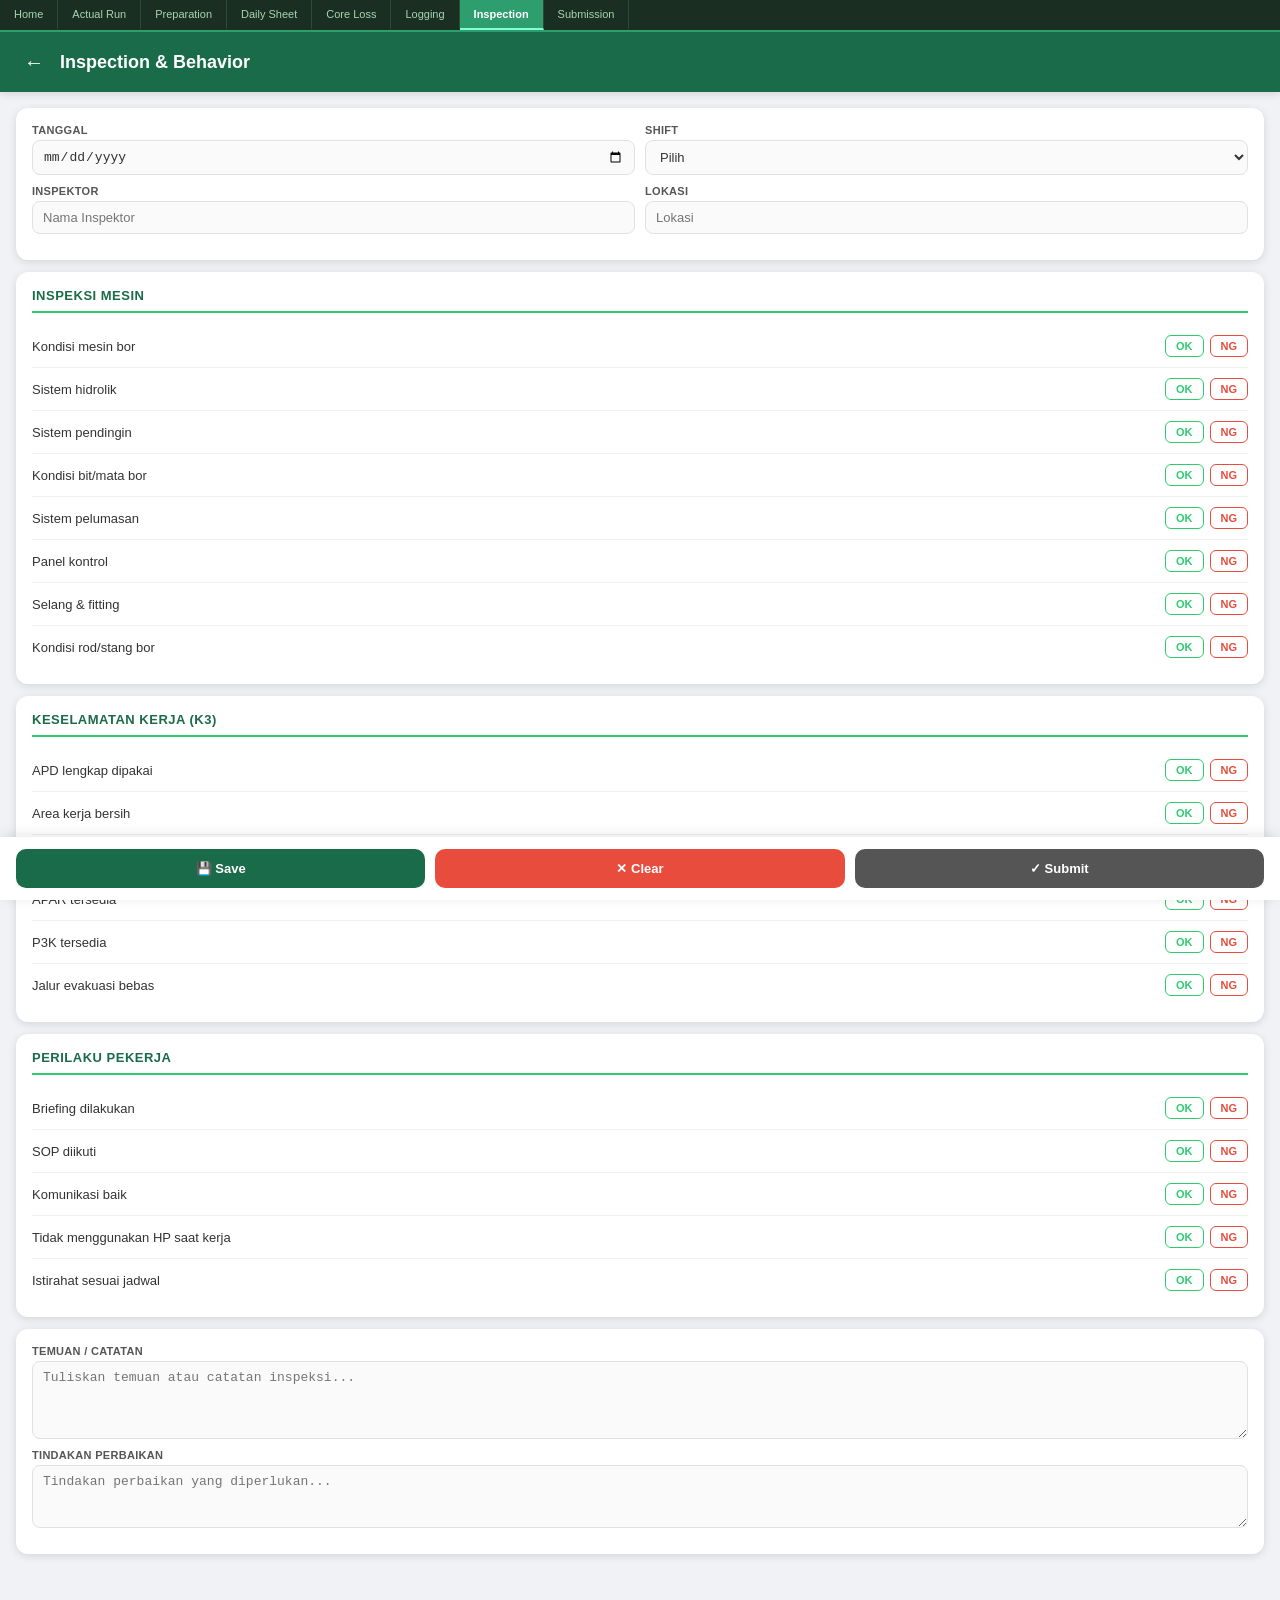
<file: inspection.html>
<!DOCTYPE html>
<html lang="id">
<head>
  <meta charset="UTF-8">
  <meta name="viewport" content="width=device-width, initial-scale=1.0, maximum-scale=1.0">
  <title>Inspection & Behavior</title>
  <link rel="stylesheet" href="css/style.css">
  <style>
    .check-item {
      display: flex;
      align-items: center;
      gap: 12px;
      padding: 10px 0;
      border-bottom: 1px solid #f0f0f0;
    }
    .check-item:last-child { border-bottom: none; }
    .check-item label { flex: 1; font-size: 13px; color: #333; }
    .check-status {
      display: flex;
      gap: 6px;
    }
    .check-status button {
      padding: 4px 10px;
      border-radius: 6px;
      border: 1.5px solid #ddd;
      font-size: 11px;
      font-weight: 600;
      cursor: pointer;
      background: white;
      color: #666;
      transition: all 0.2s;
    }
    .check-status button.ok { border-color: #2ecc71; color: #2ecc71; }
    .check-status button.ok.active { background: #2ecc71; color: white; }
    .check-status button.ng { border-color: #e74c3c; color: #e74c3c; }
    .check-status button.ng.active { background: #e74c3c; color: white; }
  </style>
</head>
<body>
  <div class="page-header">
    <button class="btn-back" onclick="goBack()">←</button>
    <h1>Inspection &amp; Behavior</h1>
  </div>

  <div class="form-container">
    <form id="inspection-form">
      <div class="form-section">
        <div class="form-row">
          <div class="form-group">
            <label>Tanggal</label>
            <input type="date" name="tanggal">
          </div>
          <div class="form-group">
            <label>Shift</label>
            <select name="shift">
              <option value="">Pilih</option>
              <option>Pagi</option>
              <option>Malam</option>
            </select>
          </div>
        </div>
        <div class="form-row">
          <div class="form-group">
            <label>Inspektor</label>
            <input type="text" name="inspektor" placeholder="Nama Inspektor">
          </div>
          <div class="form-group">
            <label>Lokasi</label>
            <input type="text" name="lokasi" placeholder="Lokasi">
          </div>
        </div>
      </div>

      <!-- Checklist Mesin -->
      <div class="form-section">
        <div class="form-section-title">Inspeksi Mesin</div>
        <div id="machine-checks"></div>
      </div>

      <!-- Checklist K3 -->
      <div class="form-section">
        <div class="form-section-title">Keselamatan Kerja (K3)</div>
        <div id="safety-checks"></div>
      </div>

      <!-- Behavior -->
      <div class="form-section">
        <div class="form-section-title">Perilaku Pekerja</div>
        <div id="behavior-checks"></div>
      </div>

      <!-- Catatan -->
      <div class="form-section">
        <div class="form-row single">
          <div class="form-group">
            <label>Temuan / Catatan</label>
            <textarea name="catatan" placeholder="Tuliskan temuan atau catatan inspeksi..." rows="4"></textarea>
          </div>
        </div>
        <div class="form-row single">
          <div class="form-group">
            <label>Tindakan Perbaikan</label>
            <textarea name="tindakan" placeholder="Tindakan perbaikan yang diperlukan..." rows="3"></textarea>
          </div>
        </div>
      </div>
    </form>
  </div>

  <div class="action-bar">
    <button class="btn btn-save" onclick="saveData()">💾 Save</button>
    <button class="btn btn-clear" onclick="clearData()">✕ Clear</button>
    <button class="btn btn-submit" onclick="submitData()">✓ Submit</button>
  </div>

  <script src="https://apis.google.com/js/api.js" async defer></script>
  <script src="https://accounts.google.com/gsi/client" async defer></script>
  <script src="js/app.js"></script>
  <script src="js/drive.js"></script>
  <script>
    const machineItems = [
      'Kondisi mesin bor', 'Sistem hidrolik', 'Sistem pendingin',
      'Kondisi bit/mata bor', 'Sistem pelumasan', 'Panel kontrol',
      'Selang & fitting', 'Kondisi rod/stang bor'
    ];
    const safetyItems = [
      'APD lengkap dipakai', 'Area kerja bersih', 'Rambu K3 terpasang',
      'APAR tersedia', 'P3K tersedia', 'Jalur evakuasi bebas'
    ];
    const behaviorItems = [
      'Briefing dilakukan', 'SOP diikuti', 'Komunikasi baik',
      'Tidak menggunakan HP saat kerja', 'Istirahat sesuai jadwal'
    ];

    const checkState = {};

    function buildChecklist(containerId, items, prefix) {
      const container = document.getElementById(containerId);
      items.forEach((item, i) => {
        const key = `${prefix}_${i}`;
        checkState[key] = '';
        const div = document.createElement('div');
        div.className = 'check-item';
        div.innerHTML = `
          <label>${item}</label>
          <div class="check-status">
            <button type="button" class="ok" id="${key}_ok" onclick="setCheck('${key}','OK')">OK</button>
            <button type="button" class="ng" id="${key}_ng" onclick="setCheck('${key}','NG')">NG</button>
          </div>
        `;
        container.appendChild(div);
      });
    }

    function setCheck(key, val) {
      checkState[key] = val;
      const okBtn = document.getElementById(`${key}_ok`);
      const ngBtn = document.getElementById(`${key}_ng`);
      okBtn.classList.toggle('active', val === 'OK');
      ngBtn.classList.toggle('active', val === 'NG');
    }

    function saveData() {
      const data = getFormData('inspection-form');
      Object.assign(data, checkState);
      DB.save('inspection', data);
      showToast('Data Inspeksi tersimpan!');
    }

    function clearData() {
      clearForm('inspection-form');
      Object.keys(checkState).forEach(k => {
        checkState[k] = '';
        const ok = document.getElementById(`${k}_ok`);
        const ng = document.getElementById(`${k}_ng`);
        if (ok) ok.classList.remove('active');
        if (ng) ng.classList.remove('active');
      });
      showToast('Form dikosongkan');
    }

    async function uploadData() {
      saveData();
      const json = JSON.stringify(DB.getAll('inspection'), null, 2);
      await uploadToDrive(`inspection_${new Date().toISOString().slice(0,10)}.json`, json);
    }

    function submitData() {
      saveData();
      const data = getFormData('inspection-form');
      Object.assign(data, checkState);
      const tgl  = data.tanggal || new Date().toISOString().slice(0,10);
      const filename = `Inspection_${tgl}.xls`;

      const allItems = [
        ...machineItems.map((item,i) => ({ section:'Mesin', item, val: checkState['mesin_'+i]||'' })),
        ...safetyItems.map((item,i)   => ({ section:'K3',   item, val: checkState['k3_'+i]||'' })),
        ...behaviorItems.map((item,i) => ({ section:'Behavior', item, val: checkState['behavior_'+i]||'' }))
      ];

      let rows = '<tr><th>Kategori</th><th>Item</th><th>Status</th></tr>';
      allItems.forEach(r => {
        rows += `<tr><td>${r.section}</td><td>${r.item}</td><td>${r.val}</td></tr>`;
      });
      rows += `<tr><td colspan="3"></td></tr><tr><td colspan="3"><b>Catatan:</b> ${data.catatan||''}</td></tr>`;

      const info = `<tr><td colspan="3"><b>Tanggal:</b> ${data.tanggal||''} | <b>Shift:</b> ${data.shift||''} | <b>Inspektor:</b> ${data.inspektor||''} | <b>Lokasi:</b> ${data.lokasi||''}</td></tr><tr><td colspan="3"></td></tr>`;
      const html = `<html xmlns:x="urn:schemas-microsoft-com:office:excel"><head><meta charset="UTF-8"></head><body><table>${info}${rows}</table></body></html>`;
      const blob = new Blob([html], { type: 'application/vnd.ms-excel;charset=utf-8' });
      const url  = URL.createObjectURL(blob);
      const a    = document.createElement('a');
      a.href = url; a.download = filename; a.click();
      URL.revokeObjectURL(url);
      showToast('✓ ' + filename + ' berhasil didownload!');
    }

    buildChecklist('machine-checks', machineItems, 'mesin');
    buildChecklist('safety-checks', safetyItems, 'k3');
    buildChecklist('behavior-checks', behaviorItems, 'behavior');
  </script>
</body>
</html>
</file>
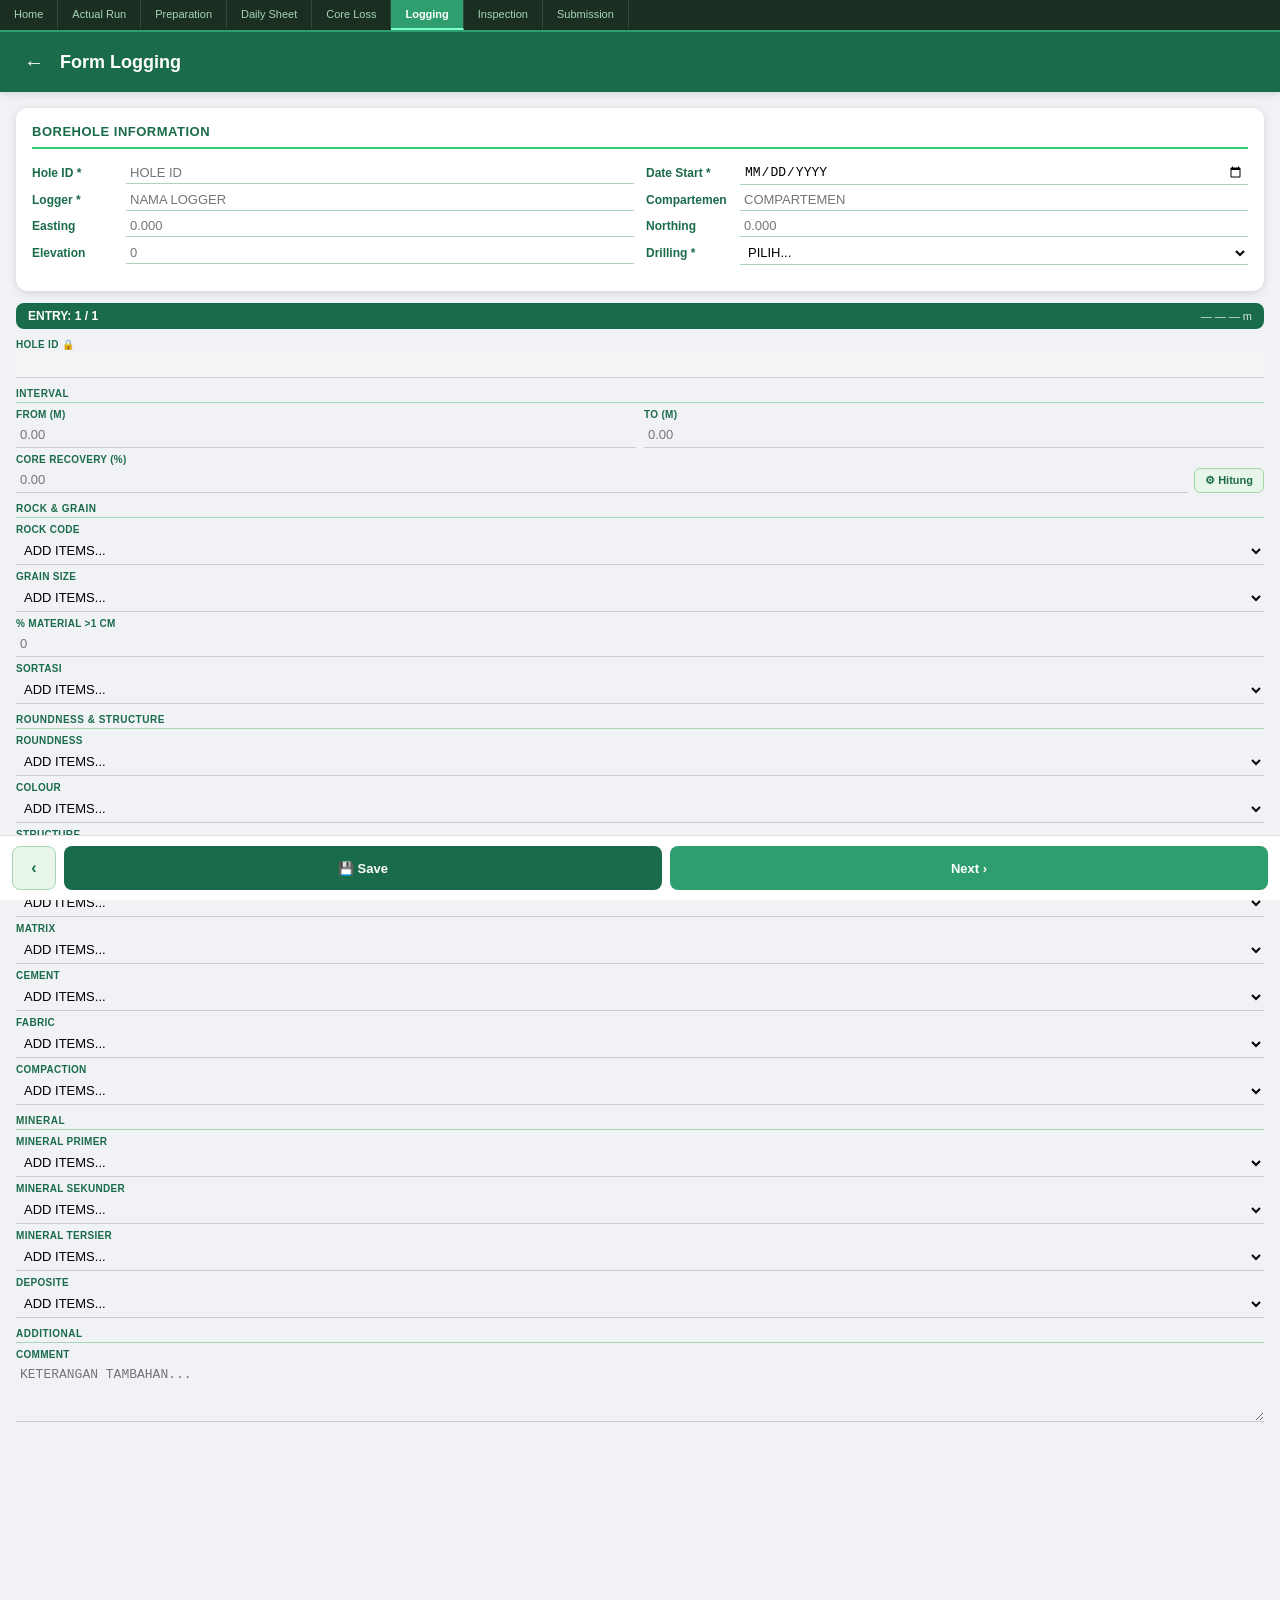
<file: logging.html>
<!DOCTYPE html>
<html lang="id">
<head>
  <meta charset="UTF-8">
  <meta name="viewport" content="width=device-width, initial-scale=1.0, maximum-scale=1.0">
  <title>Logging Form</title>
  <link rel="stylesheet" href="css/style.css">
  <style>
    /* Header info style seperti form lain */
    .info-grid { display: grid; grid-template-columns: 1fr 1fr; gap: 4px 12px; margin-bottom: 10px; }
    .info-row { display: flex; align-items: center; gap: 4px; font-size: 13px; }
    .info-row label { font-weight: 700; white-space: nowrap; flex-shrink: 0; color: #1a6b4a; min-width: 90px; font-size: 12px; }
    .info-row input, .info-row select {
      flex: 1; border: none; border-bottom: 1.5px solid #a8d5b5; outline: none;
      font-size: 13px; padding: 3px 4px; background: transparent; min-width: 0;
      text-transform: uppercase;
    }
    .info-row input:focus, .info-row select:focus { border-bottom-color: #1a6b4a; }

    /* Entry counter bar */
    .entry-bar {
      display: flex; align-items: center; justify-content: space-between;
      background: #1a6b4a; color: white; padding: 6px 12px;
      border-radius: 8px; margin-bottom: 10px; font-size: 12px; font-weight: 700;
    }
    .entry-bar span { opacity: 0.85; font-weight: 400; font-size: 11px; }

    /* Field groups */
    .field-group { margin-bottom: 6px; }
    .field-group label {
      display: block; font-size: 10px; font-weight: 700; color: #1a6b4a;
      text-transform: uppercase; letter-spacing: 0.3px; margin-bottom: 2px;
    }
    .field-group input, .field-group select, .field-group textarea {
      width: 100%; border: none; border-bottom: 1.5px solid #ccc; outline: none;
      font-size: 13px; padding: 5px 4px; background: transparent;
      text-transform: uppercase; box-sizing: border-box;
    }
    .field-group select { cursor: pointer; }
    .field-group input:focus, .field-group select:focus, .field-group textarea:focus {
      border-bottom-color: #1a6b4a; background: #f0f9f4; border-radius: 4px 4px 0 0;
    }
    .field-group textarea { resize: vertical; min-height: 60px; }
    .field-group input[readonly] { color: #888; background: #f5f5f5; font-style: italic; }

    /* Section divider */
    .section-divider {
      font-size: 10px; font-weight: 700; color: #1a6b4a; text-transform: uppercase;
      letter-spacing: 0.5px; border-bottom: 1.5px solid #a8d5b5;
      padding-bottom: 3px; margin: 10px 0 6px 0;
    }

    /* From-To row */
    .from-to-row { display: grid; grid-template-columns: 1fr 1fr; gap: 8px; }

    /* Calc button */
    .calc-inline { display: flex; gap: 6px; align-items: flex-end; }
    .calc-inline input { flex: 1; }
    .btn-calc { background: #e8f5e9; border: 1px solid #a5d6a7; color: #1a6b4a; border-radius: 6px; padding: 5px 10px; font-size: 11px; cursor: pointer; font-weight: 600; white-space: nowrap; }

    /* Nav buttons */
    .nav-bar {
      display: flex; gap: 8px; padding: 10px 12px;
      background: white; border-top: 1px solid #e0e0e0;
      position: fixed; bottom: 0; left: 0; right: 0; z-index: 100;
    }
    .btn-save-entry { flex: 1; background: #1a6b4a; color: white; border: none; padding: 12px; border-radius: 8px; font-size: 13px; font-weight: 700; cursor: pointer; }
    .btn-next-entry { flex: 1; background: #2e9e6e; color: white; border: none; padding: 12px; border-radius: 8px; font-size: 13px; font-weight: 700; cursor: pointer; }
    .btn-prev-entry { flex: 0 0 44px; background: #e8f5e9; color: #1a6b4a; border: 1.5px solid #a8d5b5; padding: 12px; border-radius: 8px; font-size: 16px; font-weight: 700; cursor: pointer; }

    body { padding-bottom: 70px; }
  </style>
</head>
<body>
  <div class="page-header">
    <button class="btn-back" onclick="goBack()">←</button>
    <h1>Form Logging</h1>
  </div>

  <div class="form-container">

    <!-- BOREHOLE INFORMATION -->
    <div class="form-section" id="borehole-section">
      <div class="form-section-title">Borehole Information</div>
      <div class="info-grid">
        <div class="info-row"><label>Hole ID *</label><input type="text" name="hole_id" id="hole-id-input" placeholder="Hole ID" oninput="syncHoleId()"></div>
        <div class="info-row"><label>Date Start *</label><input type="date" name="date_start"></div>
        <div class="info-row"><label>Logger *</label><input type="text" name="logger" placeholder="Nama Logger"></div>
        <div class="info-row"><label>Compartemen</label><input type="text" name="compartemen" placeholder="Compartemen"></div>
        <div class="info-row"><label>Easting</label><input type="number" name="easting" placeholder="0.000" step="0.001"></div>
        <div class="info-row"><label>Northing</label><input type="number" name="northing" placeholder="0.000" step="0.001"></div>
        <div class="info-row"><label>Elevation</label><input type="number" name="elevation" placeholder="0" step="0.01"></div>
        <div class="info-row">
          <label>Drilling *</label>
          <select name="drilling">
            <option value="">Pilih...</option>
            <option>KPR-01</option><option>KPR-02</option>
            <option>KPR-03</option><option>KPR-04</option>
          </select>
        </div>
      </div>
    </div>

    <!-- ENTRY COUNTER -->
    <div class="entry-bar">
      <div>ENTRY: <strong id="cur-entry">1</strong> / <strong id="tot-entry">1</strong></div>
      <span id="entry-range">— m</span>
    </div>

    <!-- CURRENT ENTRY FORM -->
    <div id="entry-form">
      <!-- Diisi oleh JS -->
    </div>

  </div>

  <!-- Calculator Modal -->
  <div id="calc-modal" style="display:none;position:fixed;inset:0;background:rgba(0,0,0,0.5);z-index:9999;align-items:center;justify-content:center;">
    <div style="background:white;border-radius:14px;padding:20px;width:88%;max-width:340px;">
      <div style="display:flex;justify-content:space-between;align-items:center;margin-bottom:14px;">
        <span style="font-weight:700;font-size:14px;color:#1a6b4a;">Calculator Core Recovery</span>
        <button onclick="closeCalc()" style="background:none;border:none;font-size:22px;cursor:pointer;color:#999;">×</button>
      </div>
      <div class="field-group"><label>Panjang Core (m)</label><input type="number" id="calc-core" step="0.01" placeholder="0.00" oninput="calcRecovery()"></div>
      <div class="field-group"><label>Interval (m)</label><input type="number" id="calc-interval" step="0.01" placeholder="0.00" oninput="calcRecovery()"></div>
      <div class="field-group"><label>Hasil (%)</label><input type="number" id="calc-result" readonly style="background:#f5f5f5;font-weight:700;color:#1a6b4a;"></div>
      <div style="display:flex;gap:8px;margin-top:14px;">
        <button onclick="closeCalc()" style="flex:1;padding:11px;border:1px solid #ccc;border-radius:8px;background:#f5f5f5;cursor:pointer;font-size:13px;">Cancel</button>
        <button onclick="applyCalc()" style="flex:1;padding:11px;border:none;border-radius:8px;background:#1a6b4a;color:white;font-weight:700;cursor:pointer;font-size:13px;">Apply</button>
      </div>
    </div>
  </div>

  <!-- Nav Bar -->
  <div class="nav-bar">
    <button class="btn-prev-entry" onclick="prevEntry()" title="Interval sebelumnya">‹</button>
    <button class="btn-save-entry" onclick="saveEntry()">💾 Save</button>
    <button class="btn-next-entry" onclick="nextEntry()">Next ›</button>
  </div>

  <script src="js/app.js"></script>
  <script src="js/drive.js"></script>
  <script>
    // ===== DROPDOWN OPTIONS =====
    const ROCK_CODE  = ['CMR','BRC','SS','CLS','SLT'];
    const GRAIN_SIZE = ['GVL','CS','FS','CLY'];
    const SORTASI    = ['PS','MS','WS'];
    const ROUNDNESS  = ['WRD','RD','SRD','SAG','AG'];
    const COLOUR     = ['TRP','WHT','BRN','RED','YLW','BLU','GRY','GRN','BLK','PUR'];
    const STRUCTURE  = ['BDD','GBD','LMN','IGM','LCS','IMB','CRB','MSV'];
    const FRAGMENT   = ['CMR','BRC','SS','QRT','CLS','SLT','LMS','SCH','SHL'];
    const MATRIX     = ['CMR','BRC','SS','QRT','CLS','SLT','LMS','SCH','SHL'];
    const CEMENT     = ['SLC','CBT','IO'];
    const FABRIC     = ['OPN','CLS'];
    const COMPACTION = ['HRD','SFT','FRB','SGY'];
    const MINERAL    = ['QRT','ILM','MGT','HMT','PRT','ZRC','TRM','OLV','PY','GRT','APT','EPD','ZST','KYN','ADS','SLM','HBL','MSK','BTT','PL','CAL','CLY','OR','DLM','GTH','RTL','ANS','QZ','MNG'];
    const DEPOSITE   = ['BLOCK 1','BLOCK 2','BLOCK 3'];

    function mkSel(name, opts) {
      return `<select name="${name}" style="width:100%;border:none;border-bottom:1.5px solid #ccc;outline:none;font-size:13px;padding:5px 4px;background:transparent;text-transform:uppercase;box-sizing:border-box;">
        <option value="">add items...</option>
        ${opts.map(o=>`<option>${o}</option>`).join('')}
      </select>`;
    }

    // ===== STATE =====
    let entries = [{}]; // array of entry data objects
    let curIdx  = 0;    // current entry index (0-based)

    function syncHoleId() {
      const val = document.getElementById('hole-id-input').value.toUpperCase();
      document.querySelectorAll('.hole-id-display').forEach(el => el.value = val);
    }

    // ===== RENDER ENTRY FORM =====
    function renderEntry(idx) {
      const d = entries[idx] || {};
      const holeId = document.getElementById('hole-id-input')?.value.toUpperCase() || '';
      const n = idx; // use index as field suffix

      document.getElementById('cur-entry').textContent = idx + 1;
      document.getElementById('tot-entry').textContent = entries.length;
      const from = d.from || ''; const to = d.to || '';
      document.getElementById('entry-range').textContent = (from || '—') + ' — ' + (to || '—') + ' m';

      const v = (f) => d[f] !== undefined ? d[f] : '';
      const selV = (name, opts, val) => `<select name="${name}" style="width:100%;border:none;border-bottom:1.5px solid #ccc;outline:none;font-size:13px;padding:5px 4px;background:transparent;text-transform:uppercase;box-sizing:border-box;">
        <option value="">add items...</option>
        ${opts.map(o=>`<option${o===val?' selected':''}>${o}</option>`).join('')}
      </select>`;

      document.getElementById('entry-form').innerHTML = `
        <!-- HOLE ID -->
        <div class="field-group">
          <label>HOLE ID 🔒</label>
          <input type="text" name="e_hole_id" class="hole-id-display" value="${holeId}" readonly>
        </div>

        <div class="section-divider">Interval</div>
        <div class="from-to-row">
          <div class="field-group"><label>FROM (m)</label><input type="number" name="e_from" value="${v('from')}" placeholder="0.00" step="0.01" oninput="updateRange()"></div>
          <div class="field-group"><label>TO (m)</label><input type="number" name="e_to" value="${v('to')}" placeholder="0.00" step="0.01" oninput="updateRange()"></div>
        </div>
        <div class="field-group">
          <label>CORE RECOVERY (%)</label>
          <div class="calc-inline">
            <input type="number" name="e_recovery" id="recovery-input" value="${v('recovery')}" placeholder="0.00" step="0.01">
            <button type="button" class="btn-calc" onclick="openCalc()">⚙ Hitung</button>
          </div>
        </div>

        <div class="section-divider">Rock & Grain</div>
        <div class="field-group"><label>ROCK CODE</label>${selV('e_rock_code', ROCK_CODE, v('rock_code'))}</div>
        <div class="field-group"><label>GRAIN SIZE</label>${selV('e_grain_size', GRAIN_SIZE, v('grain_size'))}</div>
        <div class="field-group"><label>% MATERIAL &gt;1 CM</label><input type="number" name="e_material_pct" value="${v('material_pct')}" placeholder="0" min="0" max="100"></div>
        <div class="field-group"><label>SORTASI</label>${selV('e_sortasi', SORTASI, v('sortasi'))}</div>

        <div class="section-divider">Roundness & Structure</div>
        <div class="field-group"><label>ROUNDNESS</label>${selV('e_roundness', ROUNDNESS, v('roundness'))}</div>
        <div class="field-group"><label>COLOUR</label>${selV('e_colour', COLOUR, v('colour'))}</div>
        <div class="field-group"><label>STRUCTURE</label>${selV('e_structure', STRUCTURE, v('structure'))}</div>
        <div class="field-group"><label>FRAGMENT</label>${selV('e_fragment', FRAGMENT, v('fragment'))}</div>
        <div class="field-group"><label>MATRIX</label>${selV('e_matrix', MATRIX, v('matrix'))}</div>
        <div class="field-group"><label>CEMENT</label>${selV('e_cement', CEMENT, v('cement'))}</div>
        <div class="field-group"><label>FABRIC</label>${selV('e_fabric', FABRIC, v('fabric'))}</div>
        <div class="field-group"><label>COMPACTION</label>${selV('e_compaction', COMPACTION, v('compaction'))}</div>

        <div class="section-divider">Mineral</div>
        <div class="field-group"><label>MINERAL PRIMER</label>${selV('e_min1', MINERAL, v('min1'))}</div>
        <div class="field-group"><label>MINERAL SEKUNDER</label>${selV('e_min2', MINERAL, v('min2'))}</div>
        <div class="field-group"><label>MINERAL TERSIER</label>${selV('e_min3', MINERAL, v('min3'))}</div>
        <div class="field-group"><label>DEPOSITE</label>${selV('e_deposite', DEPOSITE, v('deposite'))}</div>

        <div class="section-divider">Additional</div>
        <div class="field-group"><label>COMMENT</label><textarea name="e_comment" placeholder="Keterangan tambahan...">${v('comment')}</textarea></div>
      `;
    }

    function updateRange() {
      const from = document.querySelector('[name="e_from"]')?.value || '—';
      const to   = document.querySelector('[name="e_to"]')?.value   || '—';
      document.getElementById('entry-range').textContent = from + ' — ' + to + ' m';
    }

    // ===== READ CURRENT ENTRY FROM DOM =====
    function readCurrentEntry() {
      const fields = ['hole_id','from','to','recovery','rock_code','grain_size','material_pct','sortasi',
        'roundness','colour','structure','fragment','matrix','cement','fabric','compaction',
        'min1','min2','min3','deposite','comment'];
      const d = {};
      fields.forEach(f => {
        const el = document.querySelector(`[name="e_${f}"]`);
        if (el) d[f] = el.value;
      });
      return d;
    }

    // ===== NAVIGATION =====
    function saveEntry() {
      entries[curIdx] = readCurrentEntry();
      // Simpan ke DB
      const header = {};
      document.querySelectorAll('#borehole-section input, #borehole-section select').forEach(el => {
        if (el.name) header[el.name] = el.value;
      });
      header.entries = JSON.stringify(entries);
      header.entry_count = entries.length;
      DB.save('logging', header);
      showToast('✓ Interval ' + (curIdx+1) + ' tersimpan');
    }

    function nextEntry() {
      entries[curIdx] = readCurrentEntry();
      // Auto-fill From dari To sebelumnya
      const prevTo = entries[curIdx].to || '';
      curIdx++;
      if (curIdx >= entries.length) {
        entries.push({ from: prevTo });
      }
      renderEntry(curIdx);
      window.scrollTo(0, 0);
    }

    function prevEntry() {
      if (curIdx <= 0) return;
      entries[curIdx] = readCurrentEntry();
      curIdx--;
      renderEntry(curIdx);
      window.scrollTo(0, 0);
    }

    // ===== CALCULATOR =====
    function openCalc() {
      document.getElementById('calc-core').value = '';
      document.getElementById('calc-interval').value = '';
      document.getElementById('calc-result').value = '';
      // Pre-fill interval dari From-To
      const from = parseFloat(document.querySelector('[name="e_from"]')?.value) || 0;
      const to   = parseFloat(document.querySelector('[name="e_to"]')?.value)   || 0;
      if (to > from) document.getElementById('calc-interval').value = (to - from).toFixed(2);
      document.getElementById('calc-modal').style.display = 'flex';
    }
    function closeCalc() { document.getElementById('calc-modal').style.display = 'none'; }
    function calcRecovery() {
      const core = parseFloat(document.getElementById('calc-core').value) || 0;
      const intv = parseFloat(document.getElementById('calc-interval').value) || 0;
      document.getElementById('calc-result').value = intv > 0 ? (core / intv * 100).toFixed(2) : '';
    }
    function applyCalc() {
      const result = document.getElementById('calc-result').value;
      const el = document.getElementById('recovery-input');
      if (el && result) el.value = result;
      closeCalc();
    }

    // ===== SUBMIT (XLS) =====
    function submitData() {
      entries[curIdx] = readCurrentEntry();
      const header = {};
      document.querySelectorAll('#borehole-section input, #borehole-section select').forEach(el => {
        if (el.name) header[el.name] = el.value;
      });
      DB.save('logging', { ...header, entries: JSON.stringify(entries), entry_count: entries.length });

      const hid = (header.hole_id || 'unknown').replace(/\s+/g,'_');
      const tgl = header.date_start || new Date().toISOString().slice(0,10);
      const filename = `Logging_${hid}_${tgl}.xls`;

      const cols = ['No','Hole ID','From','To','Recovery','Rock Code','Grain Size','% Mat >1cm','Sortasi','Roundness','Colour','Structure','Fragment','Matrix','Cement','Fabric','Compaction','Min Primer','Min Sekunder','Min Tersier','Deposite','Comment'];
      let rows = '<tr>' + cols.map(h=>`<th>${h}</th>`).join('') + '</tr>';
      entries.forEach((e, i) => {
        const U = s => (s||'').toUpperCase();
        rows += `<tr><td>${i+1}</td><td>${U(e.hole_id)}</td><td>${e.from||''}</td><td>${e.to||''}</td><td>${e.recovery||''}</td>
          <td>${U(e.rock_code)}</td><td>${U(e.grain_size)}</td><td>${e.material_pct||''}</td><td>${U(e.sortasi)}</td>
          <td>${U(e.roundness)}</td><td>${U(e.colour)}</td><td>${U(e.structure)}</td><td>${U(e.fragment)}</td>
          <td>${U(e.matrix)}</td><td>${U(e.cement)}</td><td>${U(e.fabric)}</td><td>${U(e.compaction)}</td>
          <td>${U(e.min1)}</td><td>${U(e.min2)}</td><td>${U(e.min3)}</td><td>${U(e.deposite)}</td><td>${U(e.comment)}</td></tr>`;
      });

      const info = `<tr><td colspan="22"><b>Hole ID:</b> ${header.hole_id||''} | <b>Date:</b> ${header.date_start||''} | <b>Logger:</b> ${header.logger||''} | <b>Drilling:</b> ${header.drilling||''}</td></tr><tr><td colspan="22"></td></tr>`;
      const html = `<html xmlns:x="urn:schemas-microsoft-com:office:excel"><head><meta charset="UTF-8"></head><body><table>${info}${rows}</table></body></html>`;
      const blob = new Blob([html], { type: 'application/vnd.ms-excel;charset=utf-8' });
      const url = URL.createObjectURL(blob);
      const a = document.createElement('a'); a.href = url; a.download = filename; a.click();
      URL.revokeObjectURL(url);
      showToast('✓ ' + filename + ' berhasil didownload!');
    }

    // ===== INIT =====
    renderEntry(0);
  </script>
</body>
</html>
</file>
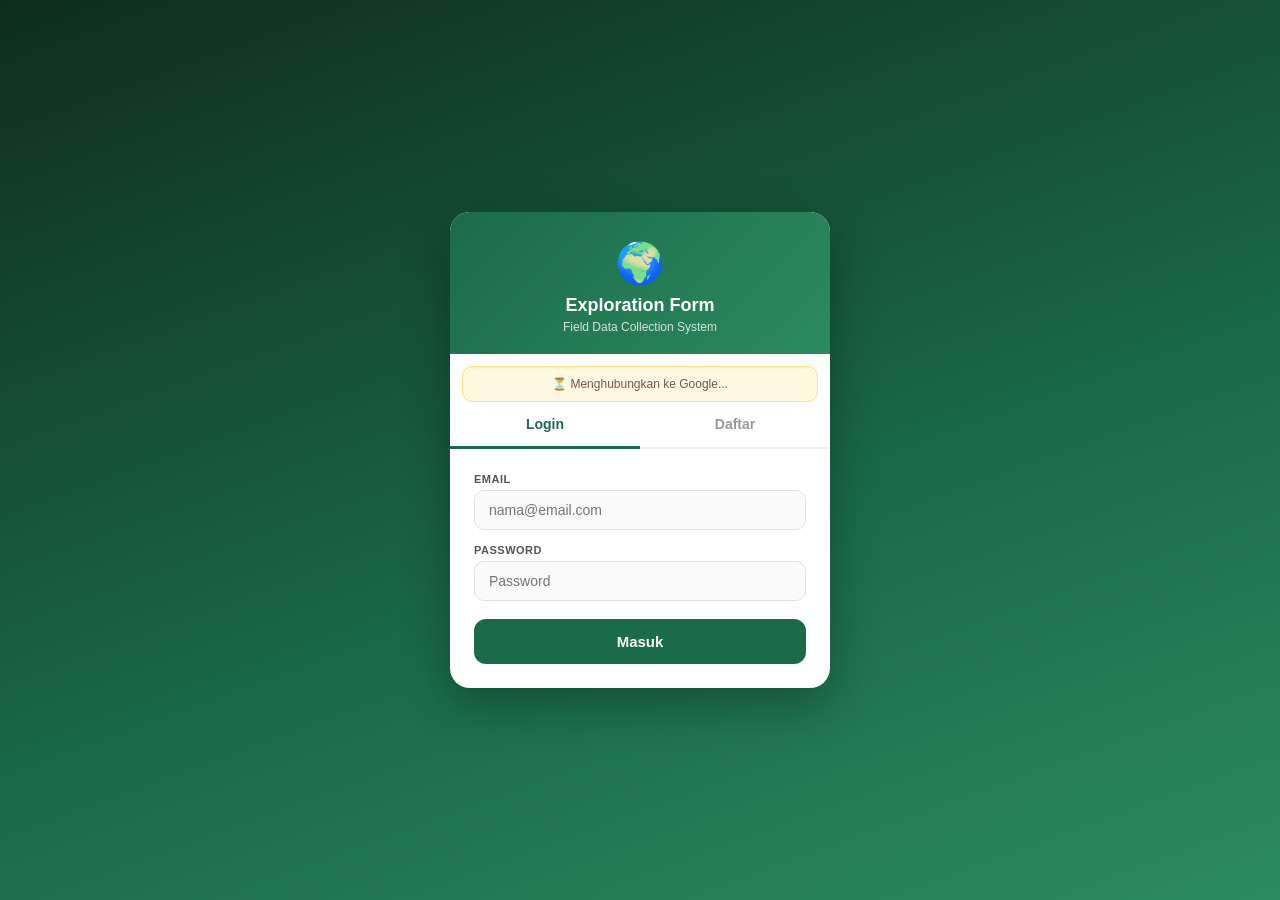
<file: login.html>
﻿<!DOCTYPE html>
<html lang="id">
<head>
  <meta charset="UTF-8">
  <meta name="viewport" content="width=device-width, initial-scale=1.0, maximum-scale=1.0">
  <title>Login - Exploration Form</title>
  <meta name="theme-color" content="#1a6b4a">
  <style>
    * { box-sizing: border-box; margin: 0; padding: 0; }
    body {
      font-family: 'Segoe UI', sans-serif;
      background: linear-gradient(160deg, #0f2d1c 0%, #1a6b4a 60%, #2d8a5e 100%);
      min-height: 100vh;
      display: flex;
      align-items: center;
      justify-content: center;
      padding: 20px;
    }
    .card {
      background: white;
      border-radius: 20px;
      width: 100%;
      max-width: 380px;
      overflow: hidden;
      box-shadow: 0 16px 48px rgba(0,0,0,0.3);
    }
    .card-header {
      background: linear-gradient(135deg, #1a6b4a, #2d8a5e);
      padding: 28px 24px 20px;
      text-align: center;
      color: white;
    }
    .card-header .logo { font-size: 40px; margin-bottom: 8px; }
    .card-header h1 { font-size: 18px; font-weight: 700; }
    .card-header p  { font-size: 12px; opacity: 0.8; margin-top: 4px; }
    .tabs {
      display: flex;
      border-bottom: 2px solid #f0f0f0;
    }
    .tab {
      flex: 1;
      padding: 14px;
      text-align: center;
      font-size: 14px;
      font-weight: 600;
      color: #999;
      cursor: pointer;
      border-bottom: 3px solid transparent;
      margin-bottom: -2px;
      transition: all 0.2s;
    }
    .tab.active { color: #1a6b4a; border-bottom-color: #1a6b4a; }
    .card-body { padding: 24px; }
    .form-panel { display: none; }
    .form-panel.active { display: block; }
    .form-group { margin-bottom: 14px; }
    .form-group label {
      display: block;
      font-size: 11px;
      font-weight: 700;
      color: #555;
      text-transform: uppercase;
      letter-spacing: 0.5px;
      margin-bottom: 5px;
    }
    .form-group input {
      width: 100%;
      border: 1.5px solid #e0e0e0;
      border-radius: 10px;
      padding: 11px 14px;
      font-size: 14px;
      color: #333;
      transition: border-color 0.2s;
      background: #fafafa;
    }
    .form-group input:focus { outline: none; border-color: #1a6b4a; background: white; }
    .btn-submit {
      width: 100%;
      background: #1a6b4a;
      color: white;
      border: none;
      padding: 14px;
      border-radius: 12px;
      font-size: 15px;
      font-weight: 700;
      cursor: pointer;
      margin-top: 4px;
      transition: opacity 0.2s;
    }
    .btn-submit:hover { opacity: 0.9; }
    .btn-submit:disabled { background: #ccc; cursor: not-allowed; }
    .msg {
      margin-top: 12px;
      padding: 10px 14px;
      border-radius: 8px;
      font-size: 13px;
      text-align: center;
      display: none;
    }
    .msg.error   { background: #fdecea; color: #c62828; display: block; }
    .msg.success { background: #e8f5e9; color: #2e7d32; display: block; }
    .drive-status {
      background: #fff8e1;
      border: 1px solid #ffe082;
      border-radius: 10px;
      padding: 10px 14px;
      font-size: 12px;
      color: #795548;
      text-align: center;
      margin-bottom: 16px;
    }
    .spinner {
      display: inline-block;
      width: 14px; height: 14px;
      border: 2px solid rgba(255,255,255,0.4);
      border-top-color: white;
      border-radius: 50%;
      animation: spin 0.7s linear infinite;
      vertical-align: middle;
      margin-right: 6px;
    }
    @keyframes spin { to { transform: rotate(360deg); } }
  </style>
</head>
<body>
  <div class="card">
    <div class="card-header">
      <div class="logo">🌍</div>
      <h1>Exploration Form</h1>
      <p>Field Data Collection System</p>
    </div>

    <div id="drive-init-status" class="drive-status" style="margin:12px 12px 0;">
      ⏳ Menghubungkan ke Google...
    </div>

    <div class="tabs">
      <div class="tab active" onclick="switchTab('login')">Login</div>
      <div class="tab" onclick="switchTab('register')">Daftar</div>
    </div>

    <div class="card-body">
      <!-- LOGIN -->
      <div class="form-panel active" id="panel-login">
        <div class="form-group">
          <label>Email</label>
          <input type="email" id="login-email" placeholder="nama@email.com">
        </div>
        <div class="form-group">
          <label>Password</label>
          <input type="password" id="login-pass" placeholder="Password" onkeydown="if(event.key==='Enter')doLogin()">
        </div>
        <button class="btn-submit" id="btn-login" onclick="doLogin()">Masuk</button>
        <div class="msg" id="login-msg"></div>
      </div>

      <!-- REGISTER -->
      <div class="form-panel" id="panel-register">
        <div class="form-group">
          <label>Nama Lengkap</label>
          <input type="text" id="reg-nama" placeholder="Nama lengkap">
        </div>
        <div class="form-group">
          <label>Email</label>
          <input type="email" id="reg-email" placeholder="nama@email.com">
        </div>
        <div class="form-group">
          <label>Password</label>
          <input type="password" id="reg-pass" placeholder="Min. 6 karakter">
        </div>
        <div class="form-group">
          <label>Konfirmasi Password</label>
          <input type="password" id="reg-pass2" placeholder="Ulangi password">
        </div>
        <button class="btn-submit" id="btn-register" onclick="doRegister()">Daftar Sekarang</button>
        <div class="msg" id="register-msg"></div>
      </div>
    </div>
  </div>

  <script src="https://apis.google.com/js/api.js"></script>
  <script src="https://accounts.google.com/gsi/client"></script>
  <script src="js/drive.js"></script>
  <script src="js/auth.js"></script>
  <script src="js/app.js"></script>
  <script>
    // Cek jika sudah login
    if (isLoggedIn()) window.location.href = 'silica-form.html';

    function switchTab(tab) {
      document.querySelectorAll('.tab').forEach((t,i) => t.classList.toggle('active', (i===0&&tab==='login')||(i===1&&tab==='register')));
      document.getElementById('panel-login').classList.toggle('active', tab === 'login');
      document.getElementById('panel-register').classList.toggle('active', tab === 'register');
    }

    function showMsg(id, msg, type) {
      const el = document.getElementById(id);
      el.textContent = msg;
      el.className = 'msg ' + type;
    }

    function setLoading(btnId, loading) {
      const btn = document.getElementById(btnId);
      btn.disabled = loading;
      btn.innerHTML = loading ? '<span class="spinner"></span>Memproses...' : btn.dataset.label;
    }

    // Simpan label asli
    document.getElementById('btn-login').dataset.label    = 'Masuk';
    document.getElementById('btn-register').dataset.label = 'Daftar Sekarang';

    async function doLogin() {
      const email = document.getElementById('login-email').value.trim();
      const pass  = document.getElementById('login-pass').value;
      if (!email || !pass) { showMsg('login-msg', 'Isi semua field.', 'error'); return; }

      setLoading('btn-login', true);
      if (typeof resetAccessToken === 'function') resetAccessToken();
      // Pastikan OAuth token ada SEBELUM masuk ke logic (harus dipanggil langsung dari click)
      const token = await getAccessToken();
      if (!token) { setLoading('btn-login', false); showMsg('login-msg', 'Gagal terhubung ke Google. Coba lagi.', 'error'); return; }

      const res = await loginUser(email, pass);
      setLoading('btn-login', false);

      if (res.ok) {
        showMsg('login-msg', 'Login berhasil! Mengalihkan...', 'success');
        setTimeout(() => window.location.href = 'silica-form.html', 800);
      } else {
        showMsg('login-msg', res.msg, 'error');
      }
    }

    async function doRegister() {
      const nama  = document.getElementById('reg-nama').value.trim();
      const email = document.getElementById('reg-email').value.trim();
      const pass  = document.getElementById('reg-pass').value;
      const pass2 = document.getElementById('reg-pass2').value;

      if (!nama || !email || !pass) { showMsg('register-msg', 'Isi semua field.', 'error'); return; }
      if (pass.length < 6)          { showMsg('register-msg', 'Password min. 6 karakter.', 'error'); return; }
      if (pass !== pass2)           { showMsg('register-msg', 'Password tidak cocok.', 'error'); return; }

      setLoading('btn-register', true);
      // Pastikan OAuth token ada SEBELUM masuk ke logic (harus dipanggil langsung dari click)
      const token = await getAccessToken();
      if (!token) { setLoading('btn-register', false); showMsg('register-msg', 'Gagal terhubung ke Google. Coba lagi.', 'error'); return; }

      const res = await registerUser(nama, email, pass);
      setLoading('btn-register', false);

      if (res.ok) {
        showMsg('register-msg', res.msg, 'success');
        setTimeout(() => switchTab('login'), 1500);
      } else {
        showMsg('register-msg', res.msg, 'error');
      }
    }

    // Update status Drive
    window.addEventListener('drive-ready', () => {
      document.getElementById('drive-init-status').style.background = '#e8f5e9';
      document.getElementById('drive-init-status').style.color = '#2e7d32';
      document.getElementById('drive-init-status').style.borderColor = '#a5d6a7';
      document.getElementById('drive-init-status').textContent = '✓ Terhubung ke Google';
    });

    // Timeout: jika 5 detik belum ready, tampilkan info
    setTimeout(() => {
      const el = document.getElementById('drive-init-status');
      if (el && el.textContent.includes('⏳')) {
        el.textContent = 'ℹ️ Login untuk terhubung ke Google Drive & Sheets';
      }
    }, 5000);
  </script>
</body>
</html>
</file>
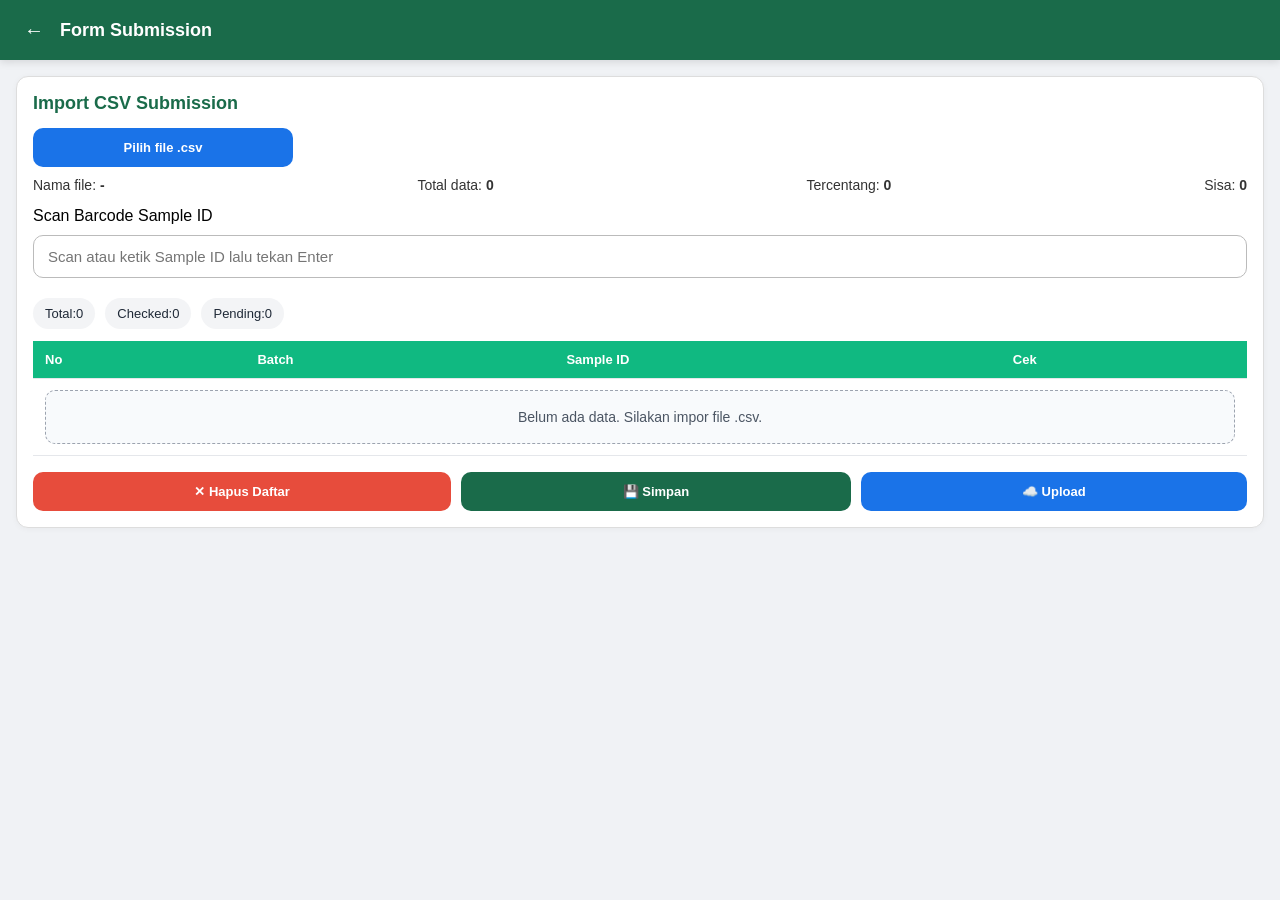
<file: p5m.html>
<!DOCTYPE html>
<html lang="id">
<head>
  <meta charset="UTF-8">
  <meta name="viewport" content="width=device-width, initial-scale=1.0, maximum-scale=1.0">
  <title>Form Submission</title>
  <link rel="stylesheet" href="css/style.css">
  <style>
    .submission-card {
      background: #fff;
      border: 1px solid #ddd;
      border-radius: 12px;
      padding: 16px;
      margin-bottom: 16px;
      box-shadow: 0 1px 6px rgba(0,0,0,0.04);
    }
    .submission-card h2 {
      margin: 0 0 14px;
      font-size: 18px;
      color: var(--primary);
    }
    .import-panel {
      display: grid;
      gap: 10px;
      margin-bottom: 14px;
    }
    .import-meta {
      display: flex;
      align-items: center;
      justify-content: space-between;
      gap: 12px;
      flex-wrap: wrap;
      font-size: 14px;
      color: #333;
    }
    .import-meta span {
      white-space: nowrap;
    }
    .scan-panel {
      display: grid;
      gap: 10px;
      margin-top: 12px;
    }
    #scan-input {
      width: 100%;
      padding: 12px 14px;
      border-radius: 10px;
      border: 1px solid #bbb;
      font-size: 15px;
    }
    .status-summary {
      display: flex;
      gap: 10px;
      flex-wrap: wrap;
      margin-top: 10px;
    }
    .status-chip {
      display: inline-flex;
      align-items: center;
      padding: 8px 12px;
      border-radius: 999px;
      background: #f3f4f6;
      color: #1f2937;
      font-size: 13px;
    }
    .table-wrap {
      overflow-x: auto;
      margin-top: 12px;
    }
    table.submission-table {
      width: 100%;
      border-collapse: collapse;
      min-width: 640px;
    }
    table.submission-table th,
    table.submission-table td {
      padding: 11px 12px;
      text-align: left;
      border-bottom: 1px solid #e5e7eb;
      font-size: 13px;
    }
    table.submission-table th {
      background: #10b981;
      color: white;
      font-weight: 600;
    }
    table.submission-table tr.pending td {
      background: #ffffff;
    }
    table.submission-table tr.checked td {
      background: #ecfdf5;
    }
    table.submission-table tr.missing td {
      background: #fef2f2;
    }
    .action-row {
      display: flex;
      flex-wrap: wrap;
      gap: 10px;
      margin-top: 16px;
    }
    .action-row .btn {
      flex: 1 1 auto;
    }
    .empty-state {
      padding: 18px;
      border: 1px dashed #9ca3af;
      border-radius: 10px;
      color: #4b5563;
      background: #f8fafc;
      text-align: center;
      font-size: 14px;
    }
  </style>
</head>
<body>
  <div class="page-header">
    <button class="btn-back" onclick="goBack()">←</button>
    <h1>Form Submission</h1>
  </div>

  <div class="form-container">
    <div class="submission-card">
      <h2>Import CSV Submission</h2>
      <div class="import-panel">
        <label class="btn btn-upload" style="max-width: 260px;">
          Pilih file .csv
          <input id="csv-input" type="file" accept=".csv" onchange="importCSV(this)" style="display:none;">
        </label>
        <div class="import-meta">
          <span>Nama file: <strong id="csv-filename">-</strong></span>
          <span>Total data: <strong id="total-count">0</strong></span>
          <span>Tercentang: <strong id="checked-count">0</strong></span>
          <span>Sisa: <strong id="remaining-count">0</strong></span>
        </div>
      </div>

      <div class="scan-panel">
        <label>Scan Barcode Sample ID</label>
        <input id="scan-input" type="text" placeholder="Scan atau ketik Sample ID lalu tekan Enter" onkeydown="handleScanKey(event)">
        <div class="status-summary">
          <div class="status-chip">Total: <span id="summary-total">0</span></div>
          <div class="status-chip">Checked: <span id="summary-checked">0</span></div>
          <div class="status-chip">Pending: <span id="summary-pending">0</span></div>
        </div>
      </div>

      <div class="table-wrap">
        <table class="submission-table" id="submission-table">
          <thead>
            <tr>
              <th>No</th>
              <th>Batch</th>
              <th>Sample ID</th>
              <th>Cek</th>
            </tr>
          </thead>
          <tbody>
            <tr><td colspan="4"><div class="empty-state">Belum ada data. Silakan impor file .csv.</div></td></tr>
          </tbody>
        </table>
      </div>

      <div class="action-row">
        <button class="btn btn-clear" onclick="clearSubmission()">✕ Hapus Daftar</button>
        <button class="btn btn-save" onclick="saveSubmission()">💾 Simpan</button>
        <button class="btn btn-upload" onclick="uploadSubmission()">☁️ Upload</button>
      </div>
    </div>
  </div>

  <script src="https://apis.google.com/js/api.js" async defer></script>
  <script src="https://accounts.google.com/gsi/client" async defer></script>
  <script src="js/app.js"></script>
  <script src="js/drive.js"></script>
  <script>
    let submissionData = [];
    let sampleField = 'sample_id';
    let batchField = 'batch';

    function goBack() {
      window.history.back();
    }

    function importCSV(input) {
      if (!input.files.length) return;
      const file = input.files[0];
      document.getElementById('csv-filename').textContent = file.name;
      const reader = new FileReader();
      reader.onload = (event) => {
        const text = event.target.result;
        const rows = parseCSV(text);
        if (!rows.length) {
          showToast('File CSV kosong atau format tidak valid.');
          return;
        }
        const headers = Object.keys(rows[0]);
        const sampleKey = findSampleKey(headers);
        if (!sampleKey) {
          showToast('Kolom Sample ID tidak ditemukan. Pastikan header berisi sample_id, id, atau sampleid.');
          return;
        }
        const batchKey = findBatchKey(headers);
        sampleField = sampleKey;
        batchField = batchKey || 'batch';
        submissionData = rows.map((row) => ({
          batch: (batchKey ? row[batchKey] : row['batch'] || row['batch_no'] || row['lot'] || '').toString().trim(),
          id: (row[sampleKey] || '').toString().trim(),
          info: formatInfo(row, sampleKey),
          status: 'pending'
        })).filter(item => item.id);
        if (!submissionData.length) {
          showToast('Tidak ada Sample ID valid dalam file.');
        }
        renderSubmissionTable();
      };
      reader.readAsText(file, 'UTF-8');
    }

    function parseCSV(csvText) {
      const rows = [];
      const delimiter = detectDelimiter(csvText);
      const lines = csvText.trim().split(/\r?\n/).filter(line => line.trim());
      if (!lines.length) return rows;
      const headers = csvRowToArray(lines[0], delimiter).map(h => h.trim().toLowerCase().replace(/\s+/g, '_'));
      for (let i = 1; i < lines.length; i++) {
        const values = csvRowToArray(lines[i], delimiter);
        const row = {};
        headers.forEach((header, index) => {
          row[header] = (values[index] || '').trim();
        });
        rows.push(row);
      }
      return rows;
    }

    function detectDelimiter(text) {
      const sample = text.split(/\r?\n/)[0];
      if (sample.includes(';')) return ';';
      if (sample.includes('\t')) return '\t';
      return ',';
    }

    function csvRowToArray(text, delimiter) {
      const pattern = new RegExp(
        (
          "(\\" + delimiter + "|\\r?\\n|\\r|^)" +
          "(?:\\\"([^\\\"]*(?:\\\"\\\"[^\\\"]*)*)\\\"|" +
          "([^\\\"" + delimiter + "]*))"
        ),
        'gi'
      );
      const row = [];
      let matches = null;
      while ((matches = pattern.exec(text))) {
        const matchedValue = matches[2] ? matches[2].replace(/\\\"\\\"/g, '"') : matches[3];
        row.push(matchedValue);
        if (matches[1] === '\r' || matches[1] === '\n' || matches[1] === '\r\n') break;
      }
      return row;
    }

    function findSampleKey(keys) {
      const normalized = keys.map(k => k.toLowerCase());
      const candidates = ['sample_id', 'sampleid', 'id', 'sample'];
      return candidates.find(key => normalized.includes(key));
    }

    function findBatchKey(keys) {
      const normalized = keys.map(k => k.toLowerCase());
      const candidates = ['batch', 'batch_no', 'lot', 'package', 'pack'];
      return candidates.find(key => normalized.includes(key));
    }

    function formatInfo(row, sampleKey) {
      return Object.entries(row)
        .filter(([key, value]) => key !== sampleKey && value)
        .map(([key, value]) => `${key}: ${value}`)
        .join(' | ');
    }

    function renderSubmissionTable() {
      const tbody = document.querySelector('#submission-table tbody');
      tbody.innerHTML = '';
      if (!submissionData.length) {
        tbody.innerHTML = `<tr><td colspan="4"><div class="empty-state">Belum ada data. Silakan impor file .csv.</div></td></tr>`;
      } else {
        submissionData.forEach((item, index) => {
          const row = document.createElement('tr');
          row.className = item.status === 'checked' ? 'checked' : 'pending';
          row.innerHTML = `
            <td>${index + 1}</td>
            <td>${item.batch || '-'}</td>
            <td>${item.id}</td>
            <td>${item.status === 'checked' ? '✅ Cek list' : ''}</td>
          `;
          tbody.appendChild(row);
        });
      }
      updateCounts();
    }

    function updateCounts() {
      const total = submissionData.length;
      const checked = submissionData.filter(item => item.status === 'checked').length;
      const remaining = total - checked;
      document.getElementById('total-count').textContent = total;
      document.getElementById('checked-count').textContent = checked;
      document.getElementById('remaining-count').textContent = remaining;
      document.getElementById('summary-total').textContent = total;
      document.getElementById('summary-checked').textContent = checked;
      document.getElementById('summary-pending').textContent = remaining;
    }

    function handleScanKey(event) {
      if (event.key !== 'Enter') return;
      event.preventDefault();
      const value = event.target.value.trim();
      if (!value) return;
      checkSampleId(value);
      event.target.value = '';
    }

    function checkSampleId(code) {
      const normalized = code.toString().trim().toLowerCase();
      const target = submissionData.find(item => item.id.toLowerCase() === normalized);
      if (!target) {
        showToast(`Sample ID ${code} tidak ditemukan.`);
        return;
      }
      if (target.status === 'checked') {
        showToast(`Sample ID ${code} sudah discan.`);
        return;
      }
      target.status = 'checked';
      renderSubmissionTable();
      showToast(`Sample ID ${code} berhasil diverifikasi.`);
    }

    function clearSubmission() {
      submissionData = [];
      document.getElementById('csv-input').value = '';
      document.getElementById('csv-filename').textContent = '-';
      renderSubmissionTable();
      showToast('Daftar submission dikosongkan.');
    }

    function saveSubmission() {
      if (!submissionData.length) {
        showToast('Tidak ada data untuk disimpan.');
        return;
      }
      const record = {
        createdAt: new Date().toISOString(),
        sourceFile: document.getElementById('csv-filename').textContent,
        entries: submissionData
      };
      DB.save('submission', record);
      showToast('Data submission tersimpan.');
    }

    async function uploadSubmission() {
      if (!submissionData.length) {
        showToast('Silakan impor data sebelum mengupload.');
        return;
      }
      const json = JSON.stringify({
        createdAt: new Date().toISOString(),
        entries: submissionData
      }, null, 2);
      await uploadToDrive(`submission_${new Date().toISOString().slice(0,10)}.json`, json);
    }

    renderSubmissionTable();
  </script>
</body>
</html>
</file>
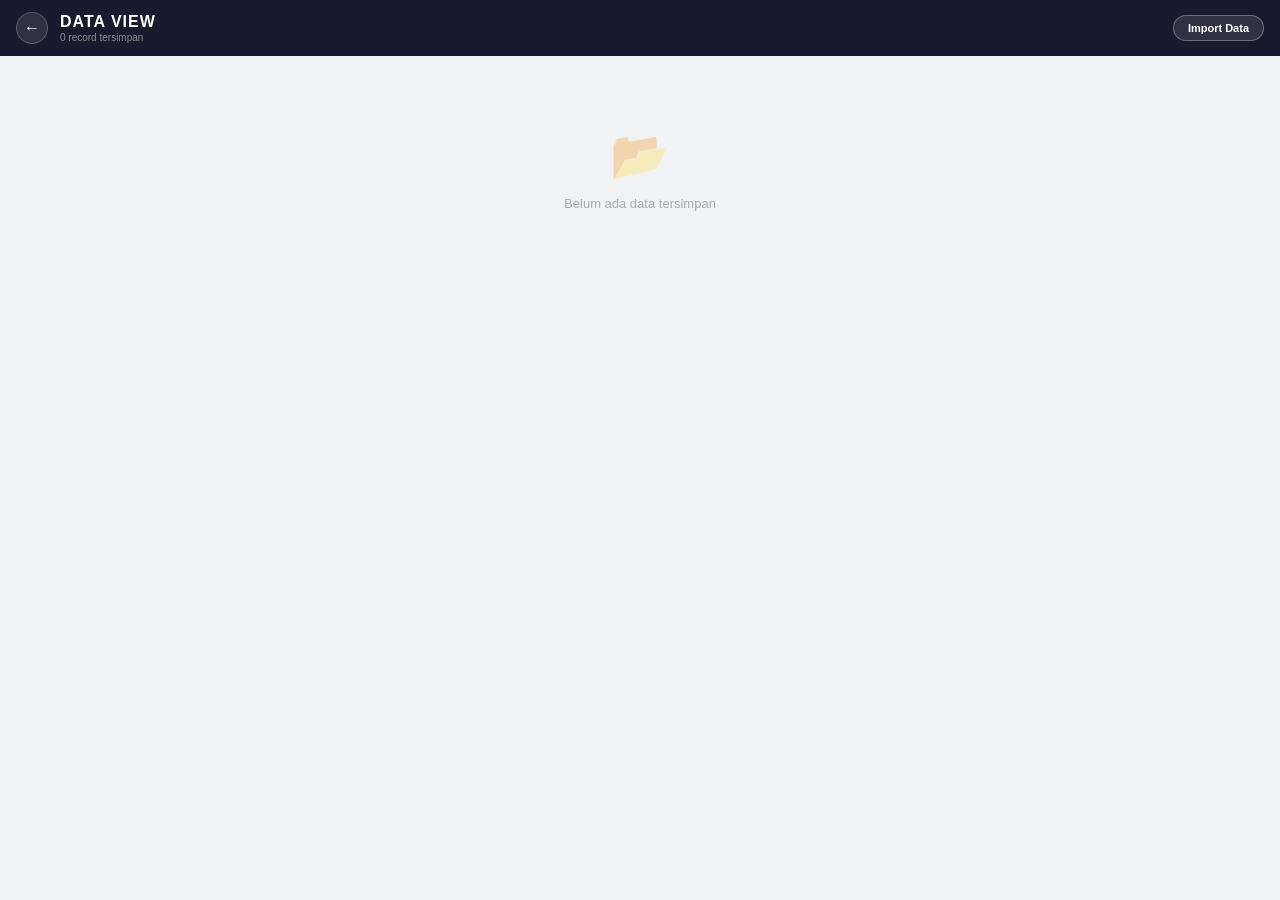
<file: prep-dataview.html>
<!DOCTYPE html>
<html lang="id">
<head>
  <meta charset="UTF-8">
  <meta name="viewport" content="width=device-width, initial-scale=1.0, maximum-scale=1.0">
  <title>Data View — Sample Preparation</title>
  <style>
    * { box-sizing: border-box; margin: 0; padding: 0; }
    html, body { height: 100%; font-family: 'Segoe UI', sans-serif; background: #f0f2f4; overflow: hidden; }

    /* ===== HEADER ===== */
    .dv-header {
      background: #1a1a2e;
      padding: 12px 16px;
      display: flex; align-items: center; gap: 12px;
      flex-shrink: 0;
    }
    .dv-back-btn {
      width: 32px; height: 32px;
      background: rgba(255,255,255,0.1);
      border: 1px solid rgba(255,255,255,0.2);
      border-radius: 50%;
      display: flex; align-items: center; justify-content: center;
      cursor: pointer; color: #fff; font-size: 16px;
      flex-shrink: 0;
    }
    .dv-header-text { flex: 1; }
    .dv-header-text .dv-title {
      font-size: 16px; font-weight: 800;
      text-transform: uppercase; color: #fff;
      letter-spacing: 1px;
    }
    .dv-header-text .dv-sub {
      font-size: 10px; color: rgba(255,255,255,0.5);
      margin-top: 1px;
    }
    .btn-import-csv {
      background: rgba(255,255,255,0.1);
      border: 1px solid rgba(255,255,255,0.3);
      color: #fff;
      padding: 6px 14px;
      border-radius: 20px;
      font-size: 11px; font-weight: 600;
      cursor: pointer;
      white-space: nowrap;
    }
    .btn-import-csv:active { background: rgba(255,255,255,0.2); }
    #csv-import-input { display: none; }

    /* ===== BODY ===== */
    .dv-body {
      flex: 1;
      overflow-y: auto;
      padding: 12px 14px;
      display: flex;
      flex-direction: column;
      gap: 8px;
      height: calc(100vh - 60px);
    }
    .dv-empty {
      text-align: center;
      padding: 60px 20px;
      color: #aaa;
      font-size: 13px;
    }
    .dv-empty .empty-icon { font-size: 48px; margin-bottom: 12px; opacity: 0.4; }

    /* ===== CARD ===== */
    .dv-card {
      background: #fff;
      border-radius: 14px;
      padding: 14px 16px;
      display: flex;
      align-items: center;
      border: 1px solid #e4e8ec;
      box-shadow: 0 2px 6px rgba(0,0,0,0.04);
      cursor: pointer;
      transition: box-shadow 0.12s, transform 0.1s;
      gap: 12px;
    }
    .dv-card:hover { box-shadow: 0 4px 16px rgba(0,0,0,0.09); }
    .dv-card:active { transform: scale(0.99); }
    .dv-card-info { flex: 1; min-width: 0; }
    .dv-card-holeid {
      font-size: 15px; font-weight: 800;
      color: #1a1a2e; letter-spacing: 0.5px;
      margin-bottom: 4px;
    }
    .dv-card-meta {
      font-size: 11px; color: #888;
      display: flex; gap: 14px; flex-wrap: wrap;
    }
    .dv-card-meta span { display: flex; align-items: center; gap: 4px; }
    .btn-hapus {
      background: #c0392b;
      color: white; border: none;
      padding: 7px 16px;
      border-radius: 20px;
      font-size: 11px; font-weight: 700;
      cursor: pointer;
      white-space: nowrap;
      flex-shrink: 0;
    }
    .btn-hapus:active { background: #a93226; }

    /* ===== MODAL OVERLAY ===== */
    #preview-modal {
      display: none;
      position: fixed; inset: 0;
      background: rgba(0,0,0,0.7);
      z-index: 9999;
      flex-direction: column;
      align-items: stretch;
      justify-content: flex-end;
    }
    #preview-modal.show { display: flex; }

    .modal-container {
      background: #fff;
      border-radius: 16px 16px 0 0;
      display: flex;
      flex-direction: column;
      max-height: 90vh;
      overflow: hidden;
    }

    /* Modal header */
    .modal-header {
      background: #1a1a2e;
      padding: 12px 16px;
      display: flex;
      align-items: center;
      justify-content: space-between;
      flex-shrink: 0;
    }
    .modal-header-left .modal-hole {
      font-size: 14px; font-weight: 800;
      color: #fff; letter-spacing: 0.5px;
      text-transform: uppercase;
    }
    .modal-header-left .modal-meta {
      font-size: 10px; color: rgba(255,255,255,0.5);
      margin-top: 2px;
    }
    .modal-close {
      background: rgba(255,255,255,0.15);
      border: none; color: #fff;
      width: 28px; height: 28px;
      border-radius: 50%;
      font-size: 14px; cursor: pointer;
      display: flex; align-items: center; justify-content: center;
    }

    /* Modal table */
    .modal-table-wrap {
      flex: 1;
      overflow: auto;
      -webkit-overflow-scrolling: touch;
    }
    .modal-table {
      border-collapse: collapse;
      font-size: 10px;
      white-space: nowrap;
      width: max-content;
      min-width: 100%;
    }
    .modal-table th {
      background: #1a1a2e;
      color: #ccc;
      padding: 7px 10px;
      text-align: center;
      font-weight: 700;
      font-size: 9px;
      text-transform: uppercase;
      position: sticky; top: 0; z-index: 2;
      border-right: 1px solid #2a2a40;
    }
    .modal-table td {
      padding: 6px 10px;
      text-align: center;
      color: #333;
      border-bottom: 1px solid #f0f0f0;
      border-right: 1px solid #f0f0f0;
    }
    .modal-table tr:nth-child(even) td { background: #f8f8f8; }
    .modal-table tr:hover td { background: #f0f4f8; }
    .modal-table td.td-sid { color: #1a1a2e; font-weight: 600; }
    .modal-table td.td-orange { color: #e67e22; font-weight: 600; }
    .modal-table td.td-samp { color: #1a1a2e; font-weight: 800; }

    /* Modal footer buttons */
    .modal-footer {
      padding: 12px 16px;
      display: flex;
      gap: 10px;
      border-top: 1px solid #eee;
      flex-shrink: 0;
      background: #fafafa;
    }
    .modal-footer button {
      flex: 1;
      padding: 11px;
      border-radius: 10px;
      font-size: 12px;
      font-weight: 700;
      cursor: pointer;
      border: 2px solid transparent;
      text-transform: uppercase;
      letter-spacing: 0.5px;
    }
    .btn-close-modal { background: #f0f2f4; color: #555; border-color: #ddd; }
    .btn-continue { background: #1a1a2e; color: #fff; }
    .btn-export { background: #f0f2f4; color: #1a1a2e; border-color: #ccc; }
    .btn-close-modal:active { background: #e0e2e4; }
    .btn-continue:active { background: #2a2a3e; }
    .btn-export:active { background: #e0e2e4; }
  </style>
</head>
<body style="display:flex;flex-direction:column;height:100vh;">

  <!-- HEADER -->
  <div class="dv-header">
    <div class="dv-back-btn" onclick="goBackToMenu()">←</div>
    <div class="dv-header-text">
      <div class="dv-title">Data View</div>
      <div class="dv-sub" id="dv-record-count">Memuat data...</div>
    </div>
    <label class="btn-import-csv" for="csv-import-input">Import Data</label>
    <input type="file" id="csv-import-input" accept=".json,.csv">
  </div>

  <!-- BODY: LIST CARDS -->
  <div class="dv-body" id="dv-body">
    <div class="dv-empty">
      <div class="empty-icon">📂</div>
      <div>Belum ada data tersimpan</div>
    </div>
  </div>

  <!-- PREVIEW MODAL -->
  <div id="preview-modal">
    <div class="modal-container">
      <div class="modal-header">
        <div class="modal-header-left">
          <div class="modal-hole" id="modal-hole-title">HOLE: —</div>
          <div class="modal-meta" id="modal-hole-meta">—</div>
        </div>
        <button class="modal-close" onclick="closeModal()">✕</button>
      </div>
      <div class="modal-table-wrap">
        <table class="modal-table" id="modal-table">
          <thead id="modal-thead"></thead>
          <tbody id="modal-tbody"></tbody>
        </table>
      </div>
      <div class="modal-footer">
        <button class="btn-close-modal" onclick="closeModal()">Close</button>
        <button class="btn-continue" onclick="continueRecord()">Continue</button>
        <button class="btn-export" onclick="exportRecordCSV()">Export</button>
      </div>
    </div>
  </div>

  <!-- APP.JS for DB access -->
  <script src="js/app.js"></script>
  <script>
    let _currentRecordId = null;
    let _currentRecord = null;

    function goBackToMenu() {
      window.location.href = 'prep-welcome.html';
    }

    // ===== LOAD RECORDS =====
    function loadRecords() {
      const records = DB.getAll('preparation');
      const countEl = document.getElementById('dv-record-count');
      const body = document.getElementById('dv-body');

      countEl.textContent = records.length + ' record tersimpan';

      if (!records.length) {
        body.innerHTML = `<div class="dv-empty"><div class="empty-icon">📂</div><div>Belum ada data tersimpan</div></div>`;
        return;
      }

      // Sort: newest first
      const sorted = [...records].sort((a, b) => (b.id || 0) - (a.id || 0));

      body.innerHTML = '';
      sorted.forEach(rec => {
        const holeId = rec.hole_id || '—';
        const date = rec.date_start || rec.date_finish || '—';
        const rowCount = parseInt(rec.row_count) || 0;
        const card = document.createElement('div');
        card.className = 'dv-card';
        card.dataset.id = rec.id;
        card.innerHTML = `
          <div class="dv-card-info">
            <div class="dv-card-holeid">${holeId.toUpperCase()}</div>
            <div class="dv-card-meta">
              <span>&#128197; ${date}</span>
              <span>&#128202; ${rowCount} entries</span>
            </div>
          </div>
          <button class="btn-hapus">HAPUS</button>
        `;
        // Event listeners via JS (no inline onclick — avoids quote escaping issues)
        card.querySelector('.dv-card-info').addEventListener('click', () => openPreview(rec.id));
        card.querySelector('.btn-hapus').addEventListener('click', (e) => {
          e.stopPropagation();
          deleteRecord(rec.id);
        });
        body.appendChild(card);
      });
    }

    // ===== DELETE =====
    function deleteRecord(id) {
      if (!confirm('Hapus data ini?')) return;
      DB.delete('preparation', id);
      loadRecords();
    }

    // ===== OPEN PREVIEW =====
    function openPreview(id) {
      const records = DB.getAll('preparation');
      const rec = records.find(r => String(r.id) === String(id));
      if (!rec) return;
      _currentRecordId = id;
      _currentRecord = rec;

      document.getElementById('modal-hole-title').textContent = 'HOLE: ' + (rec.hole_id || '—').toUpperCase();
      document.getElementById('modal-hole-meta').textContent =
        (rec.date_start || '—') + '  |  Total Rows: ' + (rec.row_count || 0);

      buildTable(rec);
      document.getElementById('preview-modal').classList.add('show');
    }

    function closeModal() {
      document.getElementById('preview-modal').classList.remove('show');
      _currentRecordId = null;
      _currentRecord = null;
    }

    // ===== BUILD TABLE =====
    function buildTable(rec) {
      const rc = parseInt(rec.row_count) || 0;
      const thead = document.getElementById('modal-thead');
      const tbody = document.getElementById('modal-tbody');

      thead.innerHTML = `<tr>
        <th>From</th><th>To</th><th>Len</th><th>Rec</th><th>Grain</th>
        <th>Core Wt</th><th>Samp No</th><th>Dry Wt</th><th>Send Cum</th>
        <th>Sample ID</th>
        <th>+10 Tot</th><th>+10 Rec</th><th>+10 SID</th>
        <th>+2 Tot</th><th>+2 Rec</th><th>+2 SID</th>
        <th>+0.6 Tot</th><th>+0.6 Rec</th><th>+0.6 SID</th>
        <th>+0.3 Tot</th><th>+0.3 Rec</th><th>+0.3 SID</th>
        <th>-0.3 Tot</th><th>-0.3 Rec</th><th>-0.3 SID</th>
        <th>Remarks</th>
      </tr>`;

      tbody.innerHTML = '';
      for (let i = 1; i <= rc; i++) {
        const g = (f) => rec[f + '_' + i] || '';
        const tr = document.createElement('tr');
        tr.innerHTML = `
          <td>${g('from')}</td><td>${g('to')}</td><td>${g('len')}</td><td>${g('rec')}</td>
          <td>${g('grain')}</td><td>${g('core_wt')}</td>
          <td class="td-samp">${g('samp_no')}</td>
          <td>${g('dry_wt')}</td><td>${g('send_cum')}</td>
          <td class="td-sid">${g('sample_id')}<br><span class="td-orange">${g('m06_orig_sid')}</span></td>
          <td>${g('a10_tot')}</td><td>${g('a10_rec')}</td><td class="td-sid">${g('a10_sid')}</td>
          <td>${g('a2_tot')}</td><td>${g('a2_rec')}</td><td class="td-sid">${g('a2_sid')}</td>
          <td>${g('a06_tot')}</td><td>${g('a06_rec')}</td><td class="td-sid">${g('a06_sid')}</td>
          <td>${g('m06_tot')}</td><td>${g('m06_rec')}</td><td class="td-sid">${g('m06_sid')}</td>
          <td>${g('p03_tot')}</td><td>${g('p03_rec')}</td><td class="td-sid">${g('p03_sid')}</td>
          <td>${g('remarks')}</td>
        `;
        tbody.appendChild(tr);
      }
    }

    // ===== CONTINUE =====
    function continueRecord() {
      if (!_currentRecordId) return;
      sessionStorage.setItem('form_mode', 'edit');
      sessionStorage.setItem('edit_record_id', _currentRecordId);
      window.location.href = 'preparation.html';
    }

    // ===== EXPORT CSV =====
    function exportRecordCSV() {
      if (!_currentRecord) return;
      const rec = _currentRecord;
      const rc = parseInt(rec.row_count) || 0;
      const FIELDS = [
        'from','to','len','rec','grain','core_wt','samp_no','dry_wt','send_cum',
        'sample_id','m06_orig_sid',
        'a10_tot','a10_rec','a10_sid',
        'a2_tot','a2_rec','a2_sid',
        'a06_tot','a06_rec','a06_sid',
        'm06_tot','m06_rec','m06_sid',
        'p03_tot','p03_rec','p03_sid',
        'remarks'
      ];
      const HEADERS = [
        'From','To','Length','Rec','Grain','Core_Wt','Samp_No','Dry_Wt','Send_Cum',
        'Sample_ID','Orig_SID_+0.3',
        '+10_Tot','+10_Rec','+10_SID',
        '+2_Tot','+2_Rec','+2_SID',
        '+0.6_Tot','+0.6_Rec','+0.6_SID',
        '+0.3_Tot','+0.3_Rec','+0.3_SID',
        '-0.3_Tot','-0.3_Rec','-0.3_SID',
        'Remarks'
      ];
      let csv = HEADERS.join(',') + '\r\n';
      for (let i = 1; i <= rc; i++) {
        const row = FIELDS.map(f => {
          const v = rec[f + '_' + i] || '';
          return String(v).includes(',') ? '"' + v + '"' : v;
        });
        csv += row.join(',') + '\r\n';
      }
      const blob = new Blob([csv], { type: 'text/csv;charset=utf-8' });
      const url = URL.createObjectURL(blob);
      const a = document.createElement('a');
      a.href = url;
      a.download = 'Prep_' + (rec.hole_id || 'data').toUpperCase() + '_' + (rec.date_start || '').replace(/\//g,'-') + '.csv';
      a.click();
      URL.revokeObjectURL(url);
    }

    // ===== IMPORT DATA (JSON dari Export Data preparation form) =====
    document.getElementById('csv-import-input').addEventListener('change', function(e) {
      const file = e.target.files[0];
      if (!file) return;
      const reader = new FileReader();
      reader.onload = function(ev) {
        try {
          const text = ev.target.result;
          if (!text || !text.trim()) { alert('File kosong'); return; }

          // ======= COBA PARSE JSON =======
          if (file.name.toLowerCase().endsWith('.json') || text.trim().startsWith('{') || text.trim().startsWith('[')) {
            let data;
            try { data = JSON.parse(text); } catch(e) { alert('File JSON tidak valid'); return; }
            // Format array langsung
            const arr = Array.isArray(data) ? data : (data.preparation || []);
            if (!arr.length) { alert('Tidak ada data dalam file'); return; }
            const existing = DB.getAll('preparation');
            let imported = 0;
            arr.forEach(rec => {
              if (!rec.id) rec.id = Date.now() + imported;
              const dupIdx = existing.findIndex(r =>
                r.hole_id && rec.hole_id && r.hole_id.trim().toUpperCase() === rec.hole_id.trim().toUpperCase()
              );
              if (dupIdx >= 0) {
                existing[dupIdx] = { ...existing[dupIdx], ...rec };
              } else {
                existing.push(rec);
              }
              imported++;
            });
            localStorage.setItem('preparation', JSON.stringify(existing));
            loadRecords();
            alert('Import berhasil: ' + imported + ' record.\nKlik card untuk melanjutkan input.');
            return;
          }

          // ======= COBA PARSE CSV EXPORT PREPARATION =======
          // CSV dari tombol Export/Submit preparation form
          const lines = text.trim().split(/\r?\n/);
          if (lines.length < 2) { alert('CSV harus punya header + minimal 1 baris data'); return; }

          // Deteksi separator
          const firstLine = lines[0];
          const tabCount   = (firstLine.match(/\t/g)  || []).length;
          const semiCount  = (firstLine.match(/;/g)   || []).length;
          const commaCount = (firstLine.match(/,/g)   || []).length;
          let sep = ',';
          if (tabCount > commaCount && tabCount > semiCount) sep = '\t';
          else if (semiCount > commaCount) sep = ';';

          const rawHeaders = lines[0].split(sep).map(h => h.trim().replace(/^"|"$/g,''));
          const headers    = rawHeaders.map(h => h.toLowerCase().replace(/[^a-z0-9_]/g,''));

          // Map kolom CSV ke field DB
          const COL_MAP = {
            'from': 'from', 'to': 'to', 'length': 'len', 'lengthm': 'len',
            'reclength': 'rec', 'recovery': 'rec', 'recoverylength': 'rec',
            'grainsize': 'grain', 'grain': 'grain',
            'corewt': 'core_wt', 'coreweight': 'core_wt',
            'fromcum': 'from_cum', 'tocum': 'to_cum',
            'sampno': 'samp_no', 'samplingno': 'samp_no',
            'drywt': 'dry_wt', 'dryweight': 'dry_wt',
            'sendcumulative': 'send_cum', 'sendcum': 'send_cum',
            'sampleid': 'sample_id', 'sample_id': 'sample_id',
            'originalsampleid': 'm06_orig_sid',
            'a10tot': 'a10_tot', '10mmtotal': 'a10_tot',
            'a10rec': 'a10_rec', '10mmrec': 'a10_rec',
            'a10sid': 'a10_sid', '10mmsampleid': 'a10_sid',
            'a2tot': 'a2_tot', '210mmtotal': 'a2_tot',
            'a2rec': 'a2_rec', 'a2sid': 'a2_sid',
            'a06tot': 'a06_tot', 'a06rec': 'a06_rec', 'a06sid': 'a06_sid',
            'm06tot': 'm06_tot', 'm06rec': 'm06_rec', 'm06sid': 'm06_sid',
            'p03tot': 'p03_tot', 'p03rec': 'p03_rec', 'p03sid': 'p03_sid',
            'remarks': 'remarks'
          };

          const colIdx = {};
          headers.forEach((h, i) => {
            const mapped = COL_MAP[h];
            if (mapped && !(mapped in colIdx)) colIdx[mapped] = i;
          });

          if (!('from' in colIdx) && !('to' in colIdx)) {
            alert('Kolom From/To tidak ditemukan.\nHeader: ' + rawHeaders.slice(0,6).join(' | '));
            return;
          }

          const dataRows = lines.slice(1).filter(l => l.trim());
          if (!dataRows.length) { alert('Tidak ada data di CSV'); return; }

          // Cari hole_id dari nama file
          const holeId = file.name.replace(/^Prep_/i,'').replace(/_.*$/,'').toUpperCase();

          // Build record
          const rec = {
            id: Date.now(),
            hole_id: holeId,
            date_start: new Date().toISOString().slice(0,10),
            row_count: dataRows.length
          };

          dataRows.forEach((line, i) => {
            const pos = i + 1;
            const cols = line.split(sep).map(c => c.trim().replace(/^"|"$/g,''));
            Object.keys(colIdx).forEach(field => {
              const ci = colIdx[field];
              if (ci !== undefined && cols[ci] !== undefined) {
                rec[field + '_' + pos] = cols[ci];
              }
            });
          });

          const existing = DB.getAll('preparation');
          existing.push(rec);
          localStorage.setItem('preparation', JSON.stringify(existing));
          loadRecords();
          if (confirm('Import berhasil: ' + dataRows.length + ' baris.\nBuka form untuk melanjutkan?')) {
            sessionStorage.setItem('form_mode', 'edit');
            sessionStorage.setItem('edit_record_id', String(rec.id));
            window.location.href = 'preparation.html';
          }

        } catch(err) {
          alert('Error membaca file: ' + err.message);
          console.error(err);
        }
      };
      reader.readAsText(file, 'UTF-8');
      this.value = '';
    });

    // Close modal on overlay click
    document.getElementById('preview-modal').addEventListener('click', function(e) {
      if (e.target === this) closeModal();
    });

    // Init
    loadRecords();
  </script>
</body>
</html>
</file>
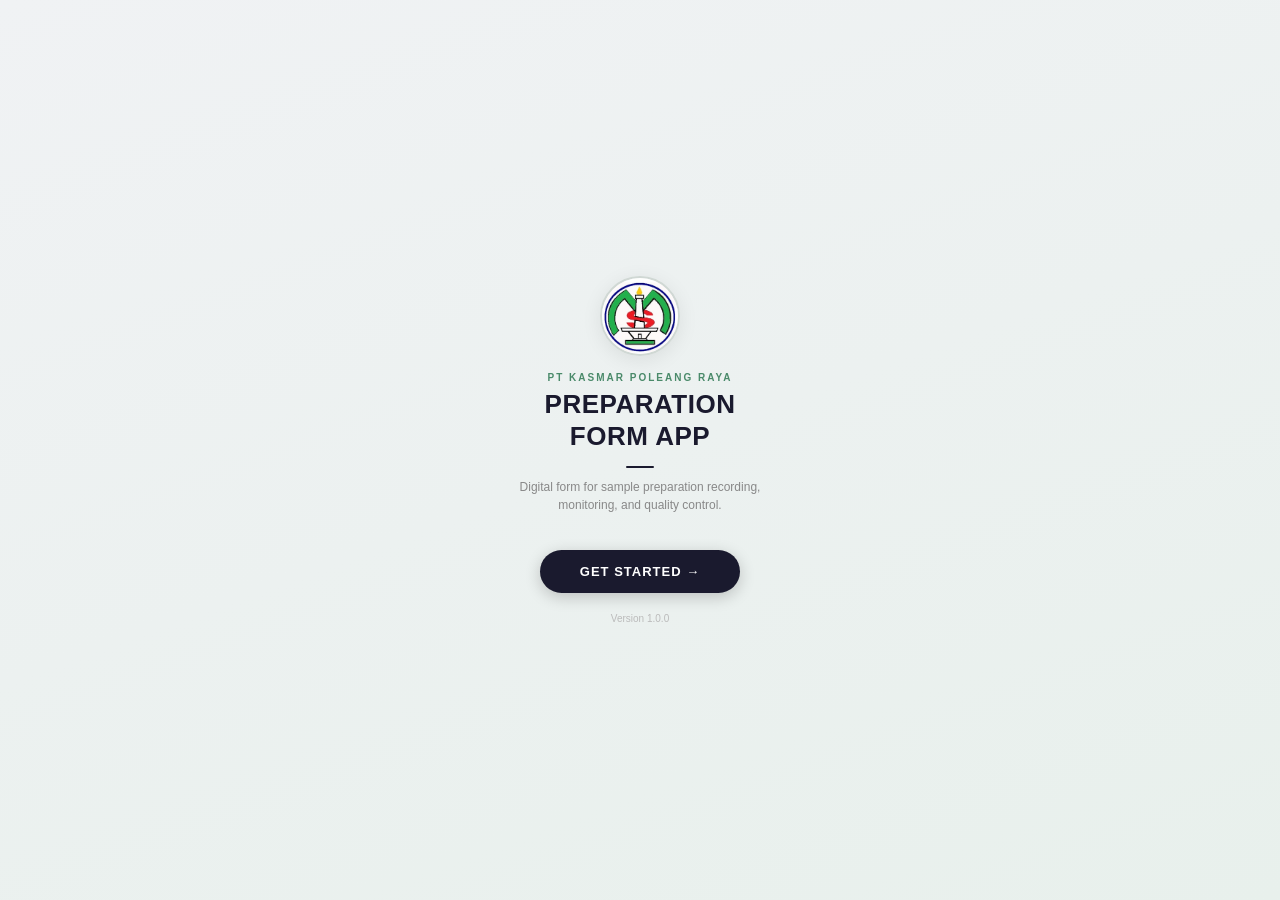
<file: prep-welcome.html>
<!DOCTYPE html>
<html lang="id">
<head>
  <meta charset="UTF-8">
  <meta name="viewport" content="width=device-width, initial-scale=1.0, maximum-scale=1.0">
  <title>Preparation Form — PT Kasmar Poleang Raya</title>
  <style>
    * { box-sizing: border-box; margin: 0; padding: 0; }
    html, body {
      height: 100%; min-height: 100vh;
      font-family: 'Segoe UI', sans-serif;
      background: #f5f6f8;
      overflow-y: auto;
    }

    /* ===== WELCOME SCREEN ===== */
    #welcome-screen { display: none; }
    #welcome-screen.active { display: block; }

    /* ===== MENU SCREEN ===== */
    #menu-screen { display: none; min-height: 100vh; flex-direction: column; }
    #menu-screen.active { display: flex; }

    /* --- TOP BAR --- */
    .topbar {
      background: #fff;
      border-bottom: 1px solid #e8eaed;
      padding: 10px 20px;
      display: flex; align-items: center; gap: 12px;
      flex-shrink: 0;
    }
    .topbar-logo {
      width: 40px; height: 40px;
      border-radius: 50%;
      overflow: hidden;
      border: 1px solid #e0e0e0;
      flex-shrink: 0;
    }
    .topbar-logo img { width: 100%; height: 100%; object-fit: cover; }
    .topbar-company { flex: 1; }
    .topbar-company .tc-name {
      font-size: 12px; font-weight: 800;
      color: #1a1a2e; text-transform: uppercase; letter-spacing: 0.3px;
    }
    .topbar-company .tc-sub {
      font-size: 10px; color: #888; text-transform: uppercase; letter-spacing: 0.5px;
    }
    .topbar-right { display: flex; align-items: center; gap: 10px; }
    .topbar-user {
      display: flex; align-items: center; gap: 8px;
      background: #f5f6f8;
      border: 1px solid #e0e4e8;
      border-radius: 24px;
      padding: 5px 10px 5px 5px;
      cursor: pointer;
    }
    .topbar-avatar {
      width: 28px; height: 28px;
      background: #1a1a2e;
      border-radius: 50%;
      display: flex; align-items: center; justify-content: center;
      font-size: 13px; color: #fff;
    }
    .topbar-user-info .tu-name { font-size: 11px; font-weight: 700; color: #1a1a2e; }
    .topbar-user-info .tu-role { font-size: 9px; color: #888; }

    /* --- HERO BANNER --- */
    .hero {
      margin: 16px 16px 0;
      background: linear-gradient(135deg, #f0f7f3 0%, #e8f5ee 60%, #d4ede0 100%);
      border-radius: 16px;
      padding: 20px 20px 0;
      display: flex; align-items: flex-end;
      overflow: hidden;
      min-height: 130px;
      position: relative;
      flex-shrink: 0;
    }
    .hero-text { flex: 1; padding-bottom: 20px; }
    .hero-text .hw { font-size: 12px; color: #4a8a6a; margin-bottom: 4px; }
    .hero-text .ht { font-size: 22px; font-weight: 900; color: #1a1a2e; line-height: 1.2; margin-bottom: 6px; }
    .hero-text .hs { font-size: 11px; color: #666; line-height: 1.4; max-width: 220px; }
    .hero-img {
      width: 140px; flex-shrink: 0;
      display: flex; align-items: flex-end;
      align-self: flex-end;
    }
    .hero-img img { width: 100%; object-fit: contain; }

    /* --- MENU GRID --- */
    .menu-grid {
      display: grid;
      grid-template-columns: 1fr 1fr;
      gap: 12px;
      padding: 16px;
      flex: 1;
    }
    .menu-card {
      background: #fff;
      border-radius: 14px;
      padding: 16px;
      border: 1px solid #e8eaed;
      box-shadow: 0 1px 6px rgba(0,0,0,0.04);
      cursor: pointer;
      transition: transform 0.1s, box-shadow 0.1s;
      display: flex; flex-direction: column;
      gap: 8px;
      position: relative;
      overflow: hidden;
    }
    .menu-card:active { transform: scale(0.97); box-shadow: 0 1px 3px rgba(0,0,0,0.06); }
    .menu-card::after {
      content: '›';
      position: absolute; right: 14px; top: 50%;
      transform: translateY(-50%);
      font-size: 20px; color: #ccc;
      font-weight: 300;
    }

    /* Card accent strip */
    .menu-card.new::before    { content:''; position:absolute; top:0;left:0;right:0;height:3px; background:#1a6b4a; border-radius:14px 14px 0 0; }
    .menu-card.dv::before     { content:''; position:absolute; top:0;left:0;right:0;height:3px; background:#2a5a9a; border-radius:14px 14px 0 0; }
    .menu-card.arch::before   { content:''; position:absolute; top:0;left:0;right:0;height:3px; background:#6a3a9a; border-radius:14px 14px 0 0; }
    .menu-card.exit::before   { content:''; position:absolute; top:0;left:0;right:0;height:3px; background:#c0392b; border-radius:14px 14px 0 0; }

    .card-icon {
      width: 44px; height: 44px;
      border-radius: 50%;
      display: flex; align-items: center; justify-content: center;
      font-size: 20px;
      flex-shrink: 0;
    }
    .card-icon.green  { background: #e8f5ee; }
    .card-icon.blue   { background: #e8f0fa; }
    .card-icon.purple { background: #f0e8fa; }
    .card-icon.orange { background: #fef0e8; }

    .card-title {
      font-size: 12px; font-weight: 800;
      text-transform: uppercase; letter-spacing: 0.5px;
      padding-right: 20px;
    }
    .card-title.green  { color: #1a6b4a; }
    .card-title.blue   { color: #2a5a9a; }
    .card-title.purple { color: #6a3a9a; }
    .card-title.orange { color: #c0392b; }

    .card-desc {
      font-size: 10px; color: #888;
      line-height: 1.4; padding-right: 20px;
    }
    .card-btn {
      display: inline-block;
      padding: 6px 14px;
      border-radius: 20px;
      font-size: 10px; font-weight: 700;
      border: none; cursor: pointer;
      align-self: flex-start;
      margin-top: 2px;
    }
    .card-btn.green  { background: #1a6b4a; color: #fff; }
    .card-btn.blue   { background: #2a5a9a; color: #fff; }
    .card-btn.purple { background: #6a3a9a; color: #fff; }
    .card-btn.orange { background: #c0392b; color: #fff; }

    /* --- STATS BAR --- */
    .stats-bar {
      margin: 0 16px 16px;
      background: #fff;
      border-radius: 14px;
      border: 1px solid #e8eaed;
      padding: 14px 0;
      display: flex;
      flex-shrink: 0;
    }
    .stat-item {
      flex: 1;
      display: flex; align-items: center; gap: 10px;
      padding: 0 14px;
      border-right: 1px solid #e8eaed;
    }
    .stat-item:last-child { border-right: none; }
    .stat-icon {
      width: 36px; height: 36px;
      border-radius: 50%;
      background: #e8f5ee;
      display: flex; align-items: center; justify-content: center;
      font-size: 16px; flex-shrink: 0;
    }
    .stat-text .st-label { font-size: 9px; color: #888; text-transform: uppercase; letter-spacing: 0.5px; }
    .stat-text .st-value { font-size: 14px; font-weight: 800; color: #1a1a2e; }
    .stat-text .st-sub { font-size: 9px; color: #aaa; }
  </style>
</head>
<body>

  <!-- ===== WELCOME SCREEN ===== -->
  <div id="welcome-screen" class="active">
    <div style="display:flex;flex-direction:column;align-items:center;justify-content:center;height:100vh;background:linear-gradient(160deg,#f0f2f4,#e8f0ec);padding:28px;text-align:center;">
      <div style="width:80px;height:80px;border-radius:50%;overflow:hidden;margin-bottom:16px;border:2px solid #d0d8d4;box-shadow:0 4px 20px rgba(0,0,0,0.08);">
        <img src="img/logo-kpr.png" style="width:100%;height:100%;object-fit:cover;" onerror="this.style.display='none';this.parentElement.innerHTML='⚗️';this.parentElement.style.fontSize='36px';this.parentElement.style.display='flex';this.parentElement.style.alignItems='center';this.parentElement.style.justifyContent='center';">
      </div>
      <div style="font-size:10px;font-weight:700;text-transform:uppercase;letter-spacing:2px;color:#4a8a6a;margin-bottom:6px;">PT Kasmar Poleang Raya</div>
      <div style="font-size:26px;font-weight:900;color:#1a1a2e;text-transform:uppercase;letter-spacing:0.5px;line-height:1.2;margin-bottom:4px;">Preparation<br>Form App</div>
      <div style="width:28px;height:2px;background:#1a1a2e;border-radius:2px;margin:10px auto;"></div>
      <div style="font-size:12px;color:#888;margin-bottom:36px;max-width:260px;line-height:1.5;">Digital form for sample preparation recording, monitoring, and quality control.</div>
      <button onclick="showMenu()" style="background:#1a1a2e;color:#fff;border:none;padding:14px 40px;border-radius:50px;font-size:13px;font-weight:800;letter-spacing:1px;text-transform:uppercase;cursor:pointer;box-shadow:0 4px 16px rgba(0,0,0,0.2);">
        Get Started &rarr;
      </button>
      <div style="margin-top:20px;font-size:10px;color:#bbb;">Version 1.0.0</div>
    </div>
  </div>

  <!-- ===== MENU SCREEN ===== -->
  <div id="menu-screen">

    <!-- TOP BAR -->
    <div class="topbar">
      <div class="topbar-logo">
        <img src="img/logo-kpr.png" onerror="this.src='';this.parentElement.style.background='#1a1a2e';this.parentElement.innerHTML='<span style=color:#fff;font-size:16px;display:flex;align-items:center;justify-content:center;height:100%>K</span>'">
      </div>
      <div class="topbar-company">
        <div class="tc-name">PT Kasmar Poleang Raya</div>
        <div class="tc-sub">Preparation Data</div>
      </div>
      <div class="topbar-right">
      </div>
    </div>

    <!-- MENU GRID -->
    <div class="menu-grid">

      <!-- NEW FORM -->
      <div class="menu-card new" onclick="openNewData()">
        <div class="card-icon green">
          <img src="img/NEW FORM.png" style="width:26px;height:26px;object-fit:contain;" onerror="this.outerHTML='📄'">
        </div>
        <div class="card-title green">New Form</div>
        <div class="card-desc">Create a new preparation data form</div>
        <button class="card-btn green" onclick="event.stopPropagation();openNewData()">Create New Form</button>
      </div>

      <!-- DATA VIEW -->
      <div class="menu-card dv" onclick="openDataView()">
        <div class="card-icon blue">
          <img src="img/Data view.png" style="width:26px;height:26px;object-fit:contain;" onerror="this.outerHTML='🔍'">
        </div>
        <div class="card-title blue">Data View</div>
        <div class="card-desc">View and search saved preparation records</div>
        <button class="card-btn blue" onclick="event.stopPropagation();openDataView()">View Data</button>
      </div>

      <!-- ARCHIVE SAMPLES -->
      <div class="menu-card arch" onclick="openArchive()">
        <div class="card-icon purple">📦</div>
        <div class="card-title purple">Archive Samples</div>
        <div class="card-desc">View archived and completed samples</div>
        <button class="card-btn purple" onclick="event.stopPropagation();openArchive()">View Archive</button>
      </div>

      <!-- EXIT APPLICATION -->
      <div class="menu-card exit" onclick="exitApp()">
        <div class="card-icon orange">🚪</div>
        <div class="card-title orange">Exit Application</div>
        <div class="card-desc">Close the application safely</div>
        <button class="card-btn orange" onclick="event.stopPropagation();exitApp()">Exit Now</button>
      </div>

    </div>

    <!-- STATS BAR -->
    <div class="stats-bar" id="stats-bar">
      <div class="stat-item">
        <div class="stat-icon">🗃️</div>
        <div class="stat-text">
          <div class="st-label">Total Records</div>
          <div class="st-value" id="stat-total">—</div>
          <div class="st-sub">Saved preparation data</div>
        </div>
      </div>
      <div class="stat-item">
        <div class="stat-icon">📅</div>
        <div class="stat-text">
          <div class="st-label">Last Updated</div>
          <div class="st-value" id="stat-date">—</div>
          <div class="st-sub" id="stat-time">—</div>
        </div>
      </div>
      <div class="stat-item">
        <div class="stat-icon">🔒</div>
        <div class="stat-text">
          <div class="st-label">Data Status</div>
          <div class="st-value">Secure</div>
          <div class="st-sub">All data is backed up</div>
        </div>
      </div>
    </div>

  </div><!-- end menu-screen -->

  <script>
    function showMenu() {
      document.getElementById('welcome-screen').classList.remove('active');
      document.getElementById('menu-screen').classList.add('active');
      loadStats();
    }

    function loadStats() {
      try {
        const records = JSON.parse(localStorage.getItem('preparation') || '[]');
        document.getElementById('stat-total').textContent =
          records.length.toLocaleString('id-ID');
        if (records.length > 0) {
          const last = records[records.length - 1];
          const ts = last.timestamp || last.date_start || '';
          if (ts) {
            const d = new Date(ts);
            document.getElementById('stat-date').textContent =
              d.toLocaleDateString('id-ID', {day:'numeric',month:'long',year:'numeric'});
            document.getElementById('stat-time').textContent =
              d.toLocaleTimeString('id-ID', {hour:'2-digit',minute:'2-digit'}) + ' WIB';
          }
        } else {
          document.getElementById('stat-date').textContent = '—';
          document.getElementById('stat-time').textContent = 'No records yet';
        }
      } catch(e) {
        document.getElementById('stat-total').textContent = '0';
      }
    }

    function openNewData() {
      sessionStorage.setItem('form_mode', 'new');
      sessionStorage.removeItem('edit_record_id');
      window.location.href = 'preparation.html';
    }

    function openDataView() {
      window.location.href = 'prep-dataview.html';
    }

    function openArchive() {
      alert('Archive Samples — Coming soon');
    }

    function exitApp() {
      if (confirm('Keluar dari aplikasi?')) {
        window.close();
        history.back();
      }
    }

    // Auto-show menu if already visited
    if (sessionStorage.getItem('menu_visited')) {
      showMenu();
    }
    sessionStorage.setItem('menu_visited', '1');
  </script>
</body>
</html>
</file>
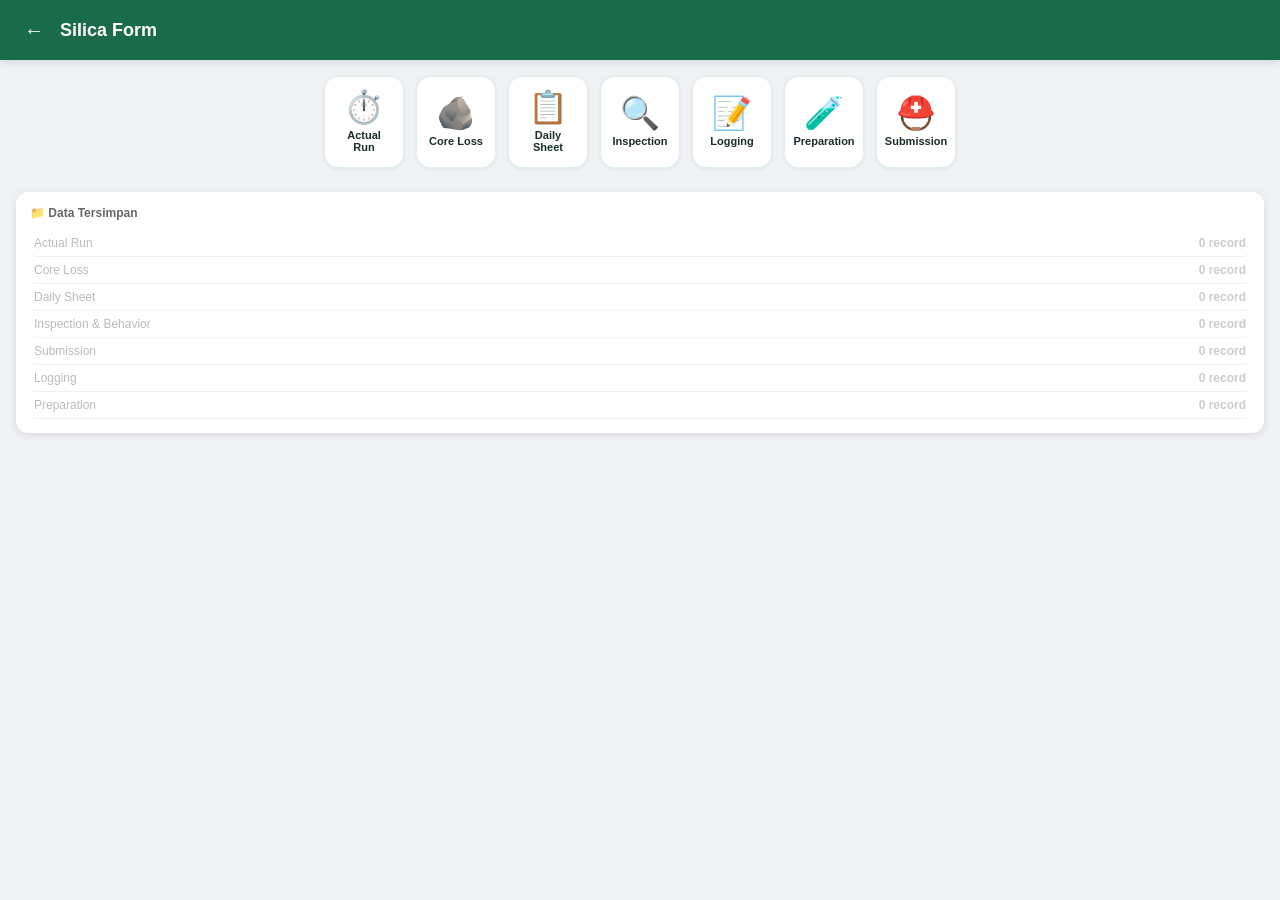
<file: silica-form.html>
﻿<!DOCTYPE html>
<html lang="id">
<head>
  <meta charset="UTF-8">
  <meta name="viewport" content="width=device-width, initial-scale=1.0, maximum-scale=1.0">
  <title>Silica Form</title>
  <link rel="stylesheet" href="css/style.css">
  <meta name="theme-color" content="#1a6b4a">
  <style>
    .modal-overlay { display:none; position:fixed; inset:0; background:rgba(0,0,0,0.5); z-index:1000; align-items:center; justify-content:center; }
    .modal-overlay.show { display:flex; }
    .modal-box { background:white; border-radius:20px; padding:28px 24px; width:85%; max-width:320px; text-align:center; box-shadow:0 8px 32px rgba(0,0,0,0.2); animation:popIn 0.2s ease; }
    @keyframes popIn { from{transform:scale(0.85);opacity:0} to{transform:scale(1);opacity:1} }
    .modal-icon { font-size:40px; margin-bottom:8px; }
    .modal-title { font-size:16px; font-weight:700; color:#1a2e22; margin-bottom:4px; }
    .modal-subtitle { font-size:12px; color:#888; margin-bottom:20px; }
    .modal-has-data { background:#f0f9f4; border:1px solid #a8d5b5; border-radius:10px; padding:8px 12px; font-size:11px; color:#1a6b4a; margin-bottom:16px; font-weight:600; }
    .modal-btns { display:flex; gap:10px; }
    .modal-btn { flex:1; padding:13px 8px; border:none; border-radius:12px; font-size:14px; font-weight:700; cursor:pointer; transition:opacity 0.15s,transform 0.1s; }
    .modal-btn:active { transform:scale(0.97); }
    .modal-btn-new { background:#e8f5e9; color:#1a6b4a; border:2px solid #a8d5b5; }
    .modal-btn-continue { background:#1a6b4a; color:white; }
    .modal-btn-continue:disabled { background:#ccc; cursor:not-allowed; }
    .modal-close { margin-top:14px; background:none; border:none; font-size:12px; color:#aaa; cursor:pointer; }

    /* DATA VIEW */
    #dataview-overlay { display:none; position:fixed; inset:0; background:rgba(0,0,0,0.55); z-index:2000; align-items:flex-start; justify-content:center; padding-top:30px; overflow-y:auto; }
    #dataview-box { background:white; border-radius:16px; width:92%; max-width:440px; max-height:82vh; overflow-y:auto; box-shadow:0 8px 32px rgba(0,0,0,0.25); margin-bottom:30px; }
    .dv-header { position:sticky; top:0; background:white; padding:14px 16px 10px; border-bottom:1px solid #f0f0f0; display:flex; justify-content:space-between; align-items:center; border-radius:16px 16px 0 0; }
    .dv-record { border:1.5px solid #e8f5e9; border-radius:10px; margin:10px 12px; overflow:hidden; }
    .dv-record-header { background:#1a6b4a; color:white; padding:8px 12px; font-size:12px; font-weight:700; display:flex; justify-content:space-between; }
    .dv-record-body { padding:8px 12px; }
    .dv-field { display:flex; gap:8px; padding:3px 0; border-bottom:1px solid #f5f5f5; font-size:12px; }
    .dv-field-label { color:#888; min-width:110px; flex-shrink:0; }
    .dv-field-value { color:#1a2e22; font-weight:500; word-break:break-all; }
    .dv-actions { padding:6px 12px; background:#fafafa; display:flex; gap:6px; justify-content:flex-end; }
    .btn-edit { background:#e8f5e9; color:#1a6b4a; border:none; padding:5px 10px; border-radius:6px; font-size:11px; cursor:pointer; font-weight:600; }
    .btn-del  { background:#fdecea; color:#c62828; border:none; padding:5px 10px; border-radius:6px; font-size:11px; cursor:pointer; font-weight:600; }

    /* Menu tombol icon grid */
    .menu-grid-new {
      display:flex; flex-wrap:wrap; gap:12px;
      justify-content:center; padding:4px 0;
    }
    .menu-btn {
      display:flex; flex-direction:column; align-items:center; justify-content:center;
      gap:6px; background:white; border:1.5px solid #e0f0e8; border-radius:14px;
      padding:14px 10px; cursor:pointer; font-size:11px; font-weight:600;
      color:#1a2e22; text-align:center; transition:background 0.15s, transform 0.1s;
      box-shadow:0 1px 4px rgba(0,0,0,0.07);
      width:80px; min-height:80px;
    }
    .menu-btn:active { transform:scale(0.95); background:#e8f5e9; }
    .menu-btn:hover  { background:#f0faf4; }
    .menu-btn-icon   { font-size:32px; line-height:1; }
  </style>
</head>
<body>
  <div class="page-header">
    <button class="btn-back" onclick="goTo('index.html')">←</button>
    <h1>Silica Form</h1>
  </div>

  <div class="menu-container" style="padding:12px 16px;">
    <div class="menu-grid-new">
      <button class="menu-btn" onclick="openModal('actual-run.html','actual_run','Actual Run','⏱️')">
        <span class="menu-btn-icon">⏱️</span><span>Actual Run</span>
      </button>
      <button class="menu-btn" onclick="openModal('core-loss.html','core_loss','Core Loss','🪨')">
        <span class="menu-btn-icon">🪨</span><span>Core Loss</span>
      </button>
      <button class="menu-btn" onclick="openModal('daily-sheet.html','daily_sheet','Daily Sheet Control','📋')">
        <span class="menu-btn-icon">📋</span><span>Daily Sheet</span>
      </button>
      <button class="menu-btn" onclick="openModal('inspection.html','inspection','Inspection & Behavior','🔍')">
        <span class="menu-btn-icon">🔍</span><span>Inspection</span>
      </button>
      <button class="menu-btn" onclick="openModal('logging.html','logging','Logging','📝')">
        <span class="menu-btn-icon">📝</span><span>Logging</span>
      </button>
      <button class="menu-btn" onclick="openModal('preparation.html','preparation','Preparation','🧪')">
        <span class="menu-btn-icon">🧪</span><span>Preparation</span>
      </button>
      <button class="menu-btn" onclick="openModal('submission.html','submission','Submission','⛑️')">
        <span class="menu-btn-icon">⛑️</span><span>Submission</span>
      </button>
    </div>

    <div style="margin-top:20px;background:white;border-radius:12px;padding:14px;box-shadow:0 2px 8px rgba(0,0,0,0.1);">
      <p style="font-size:12px;color:#666;margin-bottom:10px;font-weight:600;">📁 Data Tersimpan</p>
      <div id="summary-list" style="font-size:12px;color:#888;">Memuat...</div>
      <button onclick="exportAllData()" style="display:none;"></button>
      <button onclick="exportBackup()" style="display:none;"></button>
      <label style="display:none;">
        <input type="file" id="import-backup-input" accept=".json" style="display:none;" onchange="importBackup(this)">
      </label>
    </div>
  </div>

  <!-- MODAL NEW/CONTINUE -->
  <div class="modal-overlay" id="modal-overlay" onclick="closeModalOutside(event)">
    <div class="modal-box">
      <div class="modal-icon" id="modal-icon"></div>
      <div class="modal-title" id="modal-title"></div>
      <div class="modal-subtitle">Pilih mode pengisian form</div>
      <div class="modal-has-data" id="modal-data-info" style="display:none;"></div>
      <div class="modal-btns">
        <button class="modal-btn modal-btn-new" onclick="goNew()">📄 New</button>
        <button class="modal-btn modal-btn-continue" id="btn-continue" onclick="goContinue()">▶ Continue</button>
      </div>
      <button class="modal-close" onclick="closeModal()">Batal</button>
    </div>
  </div>

  <!-- DATA VIEW MODAL -->
  <div id="dataview-overlay" onclick="closeDataViewOutside(event)">
    <div id="dataview-box">
      <div class="dv-header">
        <div style="display:flex;align-items:center;justify-content:space-between;">
          <div id="dv-title" style="font-weight:700;font-size:15px;color:#1a2e22;"></div>
          <button onclick="closeDataView()" style="background:none;border:none;font-size:20px;cursor:pointer;color:#999;line-height:1;">✕</button>
        </div>
      </div>
      <div id="dv-content" style="padding-bottom:12px;"></div>
    </div>
  </div>

  <script src="https://apis.google.com/js/api.js" async defer></script>
  <script src="https://accounts.google.com/gsi/client" async defer></script>
  <script src="js/app.js"></script>
  <script src="js/drive.js"></script>
  <script src="js/auth.js"></script>
  <script>
    const FORMS = [
      { key:'actual_run',  label:'Actual Run',            url:'actual-run.html' },
      { key:'core_loss',   label:'Core Loss',             url:'core-loss.html' },
      { key:'daily_sheet', label:'Daily Sheet',           url:'daily-sheet.html' },
      { key:'inspection',  label:'Inspection & Behavior', url:'inspection.html' },
      { key:'submission',  label:'Submission',            url:'submission.html' },
      { key:'logging',     label:'Logging',               url:'logging.html' },
      { key:'preparation', label:'Preparation',           url:'preparation.html' }
    ];

    let _targetUrl = '', _storageKey = '';

    // ===== MODAL NEW/CONTINUE =====
    function openModal(url, key, label, icon) {
      _targetUrl  = url; _storageKey = key;
      document.getElementById('modal-icon').textContent  = icon;
      document.getElementById('modal-title').textContent = label;
      const records = DB.getAll(key);
      const infoEl  = document.getElementById('modal-data-info');
      const contBtn = document.getElementById('btn-continue');
      if (records.length > 0) {
        const ts = new Date(records[records.length-1].timestamp).toLocaleString('id-ID');
        infoEl.textContent = `${records.length} data · Terakhir: ${ts}`;
        infoEl.style.display = 'block'; contBtn.disabled = false;
      } else { infoEl.style.display = 'none'; contBtn.disabled = true; }
      document.getElementById('modal-overlay').classList.add('show');
    }
    function closeModal() { document.getElementById('modal-overlay').classList.remove('show'); }
    function closeModalOutside(e) { if (e.target===document.getElementById('modal-overlay')) closeModal(); }
    function goNew() {
      sessionStorage.setItem('form_mode','new'); sessionStorage.setItem('form_key',_storageKey);
      closeModal(); goTo(_targetUrl);
    }
    function goContinue() {
      sessionStorage.setItem('form_mode','continue'); sessionStorage.setItem('form_key',_storageKey);
      closeModal(); goTo(_targetUrl);
    }

    // ===== DATA VIEW =====
    let _currentViewKey = null;
    let _currentViewLabel = null;

    function viewData(key, label) {
      _currentViewKey = key;
      _currentViewLabel = label;
      const records = DB.getAll(key);
      if (!records.length) return;
      const form = FORMS.find(f => f.key === key);
      document.getElementById('dv-title').textContent = '📋 ' + label + ' (' + records.length + ' record)';

      let html = '';

      const HOLE_ID_KEYS = ['preparation', 'actual_run', 'core_loss', 'logging'];

      if (key === 'submission') {
        // Submission: tampilkan Tanggal dan No Submission saja
        const sortedSub = [...records].sort((a, b) => b.id - a.id);
        sortedSub.forEach((rec, idx) => {
          const ts     = new Date(rec.timestamp || rec.createdAt).toLocaleString('id-ID');
          const subNo  = rec.sourceFile || rec.submission_no || '—';
          const total  = Array.isArray(rec.entries) ? rec.entries.length : 0;
          const checked = Array.isArray(rec.entries) ? rec.entries.filter(e => e.status === 'checked').length : 0;
          html += `<div class="dv-record">
            <div class="dv-record-header">
              <span>Record #${sortedSub.length - idx}</span>
              <span style="opacity:0.8;font-weight:400;">${ts}</span>
            </div>
            <div class="dv-record-body" style="padding:10px 12px;">
              <div class="dv-field">
                <span class="dv-field-label">No. Submission</span>
                <span class="dv-field-value" style="font-size:13px;font-weight:700;">${subNo}</span>
              </div>
              <div class="dv-field">
                <span class="dv-field-label">Total / Checked</span>
                <span class="dv-field-value">${total} / ${checked}</span>
              </div>
            </div>
            <div class="dv-actions">
              <button class="btn-edit" onclick="editRecord('${key}',${rec.id},'${form ? form.url : ''}')">✏ Edit</button>
              <button class="btn-del" onclick="deleteRecord('${key}',${rec.id},'${label}')">🗑 Hapus</button>
            </div>
          </div>`;
        });
      } else if (key === 'daily_sheet') {
        // Daily Sheet: tampilkan Hole ID dan Nomor Mesin saja
        records.forEach((rec, idx) => {
          const ts    = new Date(rec.timestamp).toLocaleString('id-ID');
          const hid   = (rec.hole_no || '—').toUpperCase();
          const mesin = (rec.mesin   || '—').toUpperCase();
          const tipe  = (rec.tipe    || '—').toUpperCase();
          html += `<div class="dv-record">
            <div class="dv-record-header">
              <span>Record #${idx+1} — ${tipe}</span>
              <span style="opacity:0.8;font-weight:400;">${ts}</span>
            </div>
            <div class="dv-record-body" style="padding:10px 12px;display:flex;gap:20px;">
              <div class="dv-field">
                <span class="dv-field-label">Hole ID</span>
                <span class="dv-field-value" style="font-size:14px;font-weight:700;">${hid}</span>
              </div>
              <div class="dv-field">
                <span class="dv-field-label">Mesin</span>
                <span class="dv-field-value" style="font-size:14px;font-weight:700;color:#1a6b4a;">${mesin}</span>
              </div>
            </div>
            <div class="dv-actions">
              <button class="btn-edit" onclick="editRecord('${key}',${rec.id},'${form ? form.url : ''}')">✏ Edit</button>
              <button class="btn-del"  onclick="deleteRecord('${key}',${rec.id},'${label}')">🗑 Hapus</button>
            </div>
          </div>`;
        });
      } else if (HOLE_ID_KEYS.includes(key)) {
        // Tampilkan hanya Hole ID — urutkan terbaru ke terlama
        const sortedRecords = [...records].sort((a, b) => b.id - a.id);

        // Box pencarian Hole ID (khusus preparation)
        const searchId = 'dv-search-' + key;
        html += `<div style="padding:8px 12px 4px;">
          <input type="text" id="${searchId}" placeholder="🔍 Cari Hole ID..."
            style="width:100%;border:1.5px solid #a8d5b5;border-radius:8px;padding:8px 10px;font-size:13px;outline:none;"
            oninput="filterDvRecords('${key}','${searchId}')">
        </div>`;

        sortedRecords.forEach((rec, idx) => {
          const ts  = new Date(rec.timestamp).toLocaleString('id-ID');
          const hid = (rec.hole_id || '—').toUpperCase();
          const recNum = records.length - records.indexOf(rec); // nomor dari terbaru
          html += `<div class="dv-record" data-holeid="${hid}" data-key="${key}">
            <div class="dv-record-header">
              <span>Record #${recNum}</span>
              <span style="opacity:0.8;font-weight:400;">${ts}</span>
            </div>
            <div class="dv-record-body" style="padding:10px 12px;">
              <div class="dv-field">
                <span class="dv-field-label">Hole ID</span>
                <span class="dv-field-value" style="font-size:14px;font-weight:700;">${hid}</span>
              </div>
            </div>
            <div class="dv-actions">
              <button class="btn-edit" onclick="editRecord('${key}',${rec.id},'${form ? form.url : ''}')">✏ Edit</button>
              <button class="btn-del"  onclick="deleteRecord('${key}',${rec.id},'${label}')">🗑 Hapus</button>
            </div>
          </div>`;
        });
      } else {
        // Data view lengkap untuk form lain
        const SKIP = ['id','timestamp','ttd_driller','ttd_geos','row_count'];
        records.forEach((rec, idx) => {
          const ts = new Date(rec.timestamp).toLocaleString('id-ID');
          html += `<div class="dv-record">
            <div class="dv-record-header">
              <span>Record #${idx+1}</span>
              <span style="opacity:0.8;font-weight:400;">${ts}</span>
            </div>
            <div class="dv-record-body">`;
          Object.entries(rec).forEach(([k,v]) => {
            if (SKIP.includes(k) || v === '' || v === null || v === undefined) return;
            const lbl = k.replace(/_/g,' ').replace(/\b\w/g,c=>c.toUpperCase());
            html += `<div class="dv-field"><span class="dv-field-label">${lbl}</span><span class="dv-field-value">${v}</span></div>`;
          });
          if (rec.ttd_driller && rec.ttd_driller.startsWith('data:image'))
            html += `<div class="dv-field"><span class="dv-field-label">TTD Driller</span><img src="${rec.ttd_driller}" style="height:28px;border:1px solid #eee;border-radius:4px;"></div>`;
          if (rec.ttd_geos && rec.ttd_geos.startsWith('data:image'))
            html += `<div class="dv-field"><span class="dv-field-label">TTD Geos Lap</span><img src="${rec.ttd_geos}" style="height:28px;border:1px solid #eee;border-radius:4px;"></div>`;
          html += `</div>
            <div class="dv-actions">
              <button class="btn-edit" onclick="editRecord('${key}',${rec.id},'${form ? form.url : ''}')">✏ Edit</button>
              <button class="btn-del"  onclick="deleteRecord('${key}',${rec.id},'${label}')">🗑 Hapus</button>
            </div>
          </div>`;
        });
      }

      document.getElementById('dv-content').innerHTML = html;

      document.getElementById('dataview-overlay').style.display = 'flex';
    }

    function closeDataView() { document.getElementById('dataview-overlay').style.display = 'none'; }
    function closeDataViewOutside(e) { if (e.target===document.getElementById('dataview-overlay')) closeDataView(); }

    function filterDvRecords(key, searchId) {
      const q = document.getElementById(searchId).value.trim().toUpperCase();
      document.querySelectorAll(`.dv-record[data-key="${key}"]`).forEach(el => {
        const hid = (el.dataset.holeid || '').toUpperCase();
        el.style.display = (!q || hid.includes(q)) ? '' : 'none';
      });
    }

    function editRecord(key, id, url) {
      sessionStorage.setItem('form_mode', 'edit');
      sessionStorage.setItem('form_key', key);
      sessionStorage.setItem('edit_record_id', String(id));
      closeDataView();
      goTo(url);
    }

    function deleteRecord(key, id, label) {
      if (!confirm('Hapus record ini?')) return;
      DB.delete(key, id);
  
    // ===== EXPORT PER RECORD (global) =====
    window._doExport = function(key, id) {
      try {
        var records = JSON.parse(localStorage.getItem(key) || '[]');
        var rec = null;
        for (var i = 0; i < records.length; i++) {
          if (String(records[i].id) === String(id)) { rec = records[i]; break; }
        }
        if (!rec) { alert('Record tidak ditemukan'); return; }
        var backup = {}; backup[key] = [rec];
        var json = JSON.stringify(backup, null, 2);
        var blob = new Blob([json], { type: 'application/json' });
        var url = URL.createObjectURL(blob);
        var a = document.createElement('a');
        var hid = (rec.hole_id || rec.hole_no || rec.kode_ttk_bor || 'data').replace(/\s+/g,'_').toUpperCase();
        var tgl = rec.tanggal || rec.date_start || new Date().toISOString().slice(0,10);
        a.href = url;
        a.download = key + '_' + hid + '_' + tgl + '.json';
        document.body.appendChild(a);
        a.click();
        document.body.removeChild(a);
        URL.revokeObjectURL(url);
        alert('Export berhasil: ' + a.download);
      } catch(e) { alert('Error: ' + e.message); }
    };

    // ===== IMPORT PER RECORD =====
    window._doImport = function() {
      var inp = document.createElement('input');
      inp.type = 'file'; inp.accept = '.json';
      inp.onchange = function() {
        var file = inp.files[0]; if (!file) return;
        var reader = new FileReader();
        reader.onload = function(e) {
          try {
            var backup = JSON.parse(e.target.result);
            var count = 0;
            Object.keys(backup).forEach(function(key) {
              if (Array.isArray(backup[key])) {
                var existing = JSON.parse(localStorage.getItem(key) || '[]');
                backup[key].forEach(function(rec) {
                  if (!existing.find(function(r) { return r.id === rec.id; })) {
                    existing.push(rec); count++;
                  }
                });
                localStorage.setItem(key, JSON.stringify(existing));
              }
            });
            alert(count + ' record berhasil diimport!');
            if (typeof loadSummary === 'function') loadSummary();
          } catch(e) { alert('Error: ' + e.message); }
        };
        reader.readAsText(file, 'UTF-8');
      };
      inp.click();
    };

    // ===== EXPORT CURRENT VIEW =====
    function exportCurrentView() {
      if (!_currentViewKey) return;
      const records = DB.getAll(_currentViewKey);
      if (!records.length) { showToast('Tidak ada data', 'error'); return; }
      const json = JSON.stringify(records, null, 2);
      const blob = new Blob([json], { type: 'application/json' });
      const url = URL.createObjectURL(blob);
      const a = document.createElement('a');
      const filename = _currentViewKey + '_' + new Date().toISOString().slice(0,10) + '.json';
      a.href = url; a.download = filename; a.click();
      URL.revokeObjectURL(url);
      showToast('✓ ' + filename + ' didownload!');
    }

    // ===== EXPORT RECORD AS CSV =====
    function exportRecordCSV(key, id) {
      const rec = DB.getAll(key).find(r => String(r.id) === String(id));
      if (!rec) { showToast('Record tidak ditemukan', 'error'); return; }

      // Flatten record ke CSV
      const rows = [];
      const headers = Object.keys(rec).filter(k => k !== 'id' && k !== 'timestamp');
      rows.push(headers.map(h => '"' + h + '"').join(','));

      const vals = headers.map(h => {
        const v = rec[h] == null ? '' : String(rec[h]);
        return '"' + v.replace(/"/g, '""') + '"';
      });
      rows.push(vals.join(','));

      const csv = rows.join('\r\n');
      const tgl = (rec.tanggal || rec.date_start || new Date().toISOString().slice(0,10));
      const hid = (rec.hole_id || rec.hole_no || rec.kode_ttk_bor || 'data').replace(/\s+/g,'_').toUpperCase();
      const filename = key + '_' + hid + '_' + tgl + '.csv';

      const blob = new Blob([csv], { type: 'text/csv;charset=utf-8;' });
      const url = URL.createObjectURL(blob);
      const a = document.createElement('a');
      a.href = url; a.download = filename; a.click();
      URL.revokeObjectURL(url);
      showToast('✓ ' + filename + ' didownload!');
    }

    loadSummary();
      const remaining = DB.getAll(key);
      if (remaining.length === 0) closeDataView();
      else viewData(key, label);
    }

    // ===== SUMMARY =====
    function loadSummary() {
      const el = document.getElementById('summary-list');
      el.innerHTML = FORMS.map(f => {
        const count = DB.getAll(f.key).length;
        const clickable = count > 0;
        return `<div onclick="${clickable ? `viewData('${f.key}','${f.label}')` : ''}"
          style="display:flex;justify-content:space-between;padding:6px 4px;border-bottom:1px solid #f0f0f0;
          cursor:${clickable?'pointer':'default'};border-radius:6px;"
          onmouseover="this.style.background='${clickable?'#f0f9f4':''}'"
          onmouseout="this.style.background=''">
          <span style="color:${clickable?'#1a2e22':'#bbb'}">${f.label}</span>
          <span style="color:${clickable?'#1a6b4a':'#ccc'};font-weight:600;">${count} record${clickable?' 👁':''}</span>
        </div>`;
      }).join('');
    }

    // ===== BACKUP EXPORT / IMPORT =====
    function exportBackup() {
      const backup = {};
      FORMS.forEach(f => { backup[f.key] = DB.getAll(f.key); });
      const json = JSON.stringify(backup, null, 2);
      const blob = new Blob([json], { type: 'application/json' });
      const url  = URL.createObjectURL(blob);
      const a    = document.createElement('a');
      a.href = url;
      a.download = 'backup_exploration_' + new Date().toISOString().slice(0,10) + '.json';
      a.click();
      URL.revokeObjectURL(url);
      showToast('✓ Backup berhasil diexport!');
    }

    function importBackup(input) {
      const file = input.files[0];
      if (!file) return;
      const reader = new FileReader();
      reader.onload = function(e) {
        try {
          const backup = JSON.parse(e.target.result);
          let count = 0;
          FORMS.forEach(f => {
            if (backup[f.key] && Array.isArray(backup[f.key])) {
              backup[f.key].forEach(rec => {
                // Cek apakah record sudah ada (berdasarkan id)
                const existing = DB.getAll(f.key);
                if (!existing.find(r => r.id === rec.id)) {
                  localStorage.setItem(f.key, JSON.stringify([...existing, rec]));
                  count++;
                }
              });
            }
          });
          input.value = '';
          showToast('✓ ' + count + ' record berhasil diimport!');
          // Refresh tampilan jika data view sedang terbuka
          document.getElementById('dataview-overlay').style.display = 'none';
        } catch(err) {
          showToast('Error: ' + err.message, 'error');
        }
      };
      reader.readAsText(file, 'UTF-8');
    }

    async function exportAllData() {
      const allData = {};
      FORMS.forEach(f => { allData[f.key] = DB.getAll(f.key); });
      const json = JSON.stringify(allData, null, 2);
      await uploadToDrive(`exploration_all_${new Date().toISOString().slice(0,10)}.json`, json);
    }

    loadSummary();
  </script>
</body>
</html>
</file>
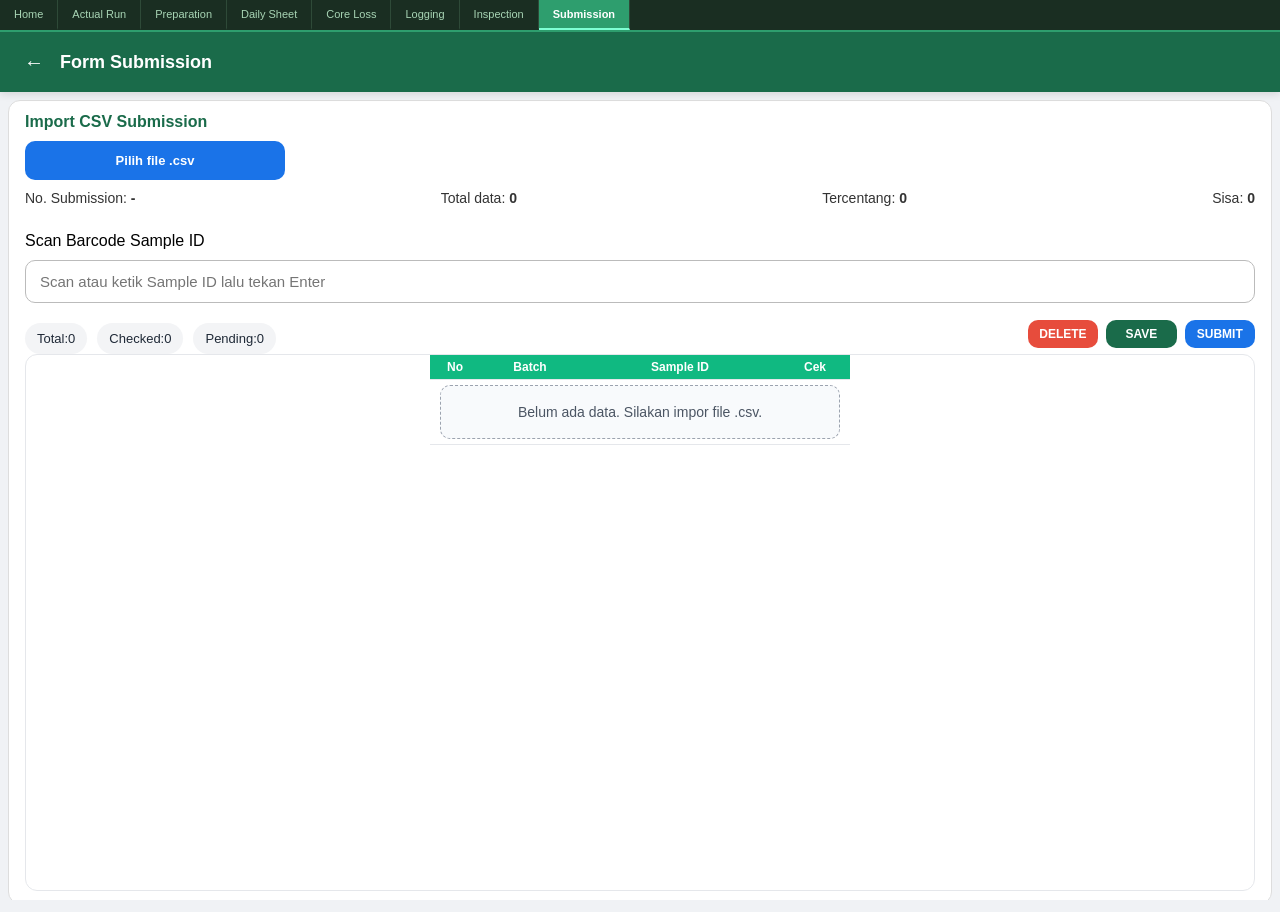
<file: submission.html>
<!DOCTYPE html>
<html lang="id">
<head>
  <meta charset="UTF-8">
  <meta name="viewport" content="width=device-width, initial-scale=1.0, maximum-scale=1.0">
  <title>Form Submission</title>
  <link rel="stylesheet" href="css/style.css">
  <style>
    html, body { height: 100%; overflow: hidden; }
    .form-container {
      display: flex;
      flex-direction: column;
      height: calc(100vh - 80px);
      padding: 8px;
      overflow: hidden;
    }
    .submission-card {
      background: #fff;
      border: 1px solid #ddd;
      border-radius: 12px;
      padding: 12px 16px;
      display: flex;
      flex-direction: column;
      flex: 1;
      min-height: 0;
      overflow: hidden;
    }
    .submission-card h2 {
      margin: 0 0 10px;
      font-size: 16px;
      color: var(--primary);
    }
    .import-panel {
      display: grid;
      gap: 10px;
      margin-bottom: 14px;
    }
    .import-meta {
      display: flex;
      align-items: flex-start;
      justify-content: space-between;
      gap: 12px;
      flex-wrap: wrap;
      font-size: 14px;
      color: #333;
    }
    .import-file-meta {
      display: flex;
      flex-direction: column;
      gap: 4px;
    }
    .import-meta span {
      white-space: nowrap;
    }
    .scan-panel {
      display: grid;
      gap: 10px;
      margin-top: 12px;
    }
    .scan-actions {
      display: flex;
      align-items: center;
      justify-content: space-between;
      gap: 10px;
      flex-wrap: wrap;
    }
    #scan-input {
      width: 100%;
      padding: 12px 14px;
      border-radius: 10px;
      border: 1px solid #bbb;
      font-size: 15px;
    }
    .status-summary {
      display: flex;
      gap: 10px;
      flex-wrap: wrap;
      margin-top: 10px;
    }
    .status-chip {
      display: inline-flex;
      align-items: center;
      padding: 8px 12px;
      border-radius: 999px;
      background: #f3f4f6;
      color: #1f2937;
      font-size: 13px;
    }
    .table-wrap {
      overflow-x: auto;
      overflow-y: auto;
      flex: 1;
      min-height: 0;
      border: 1px solid #e5e7eb;
      border-radius: 12px;
    }
    table.submission-table {
      width: auto;
      min-width: 400px;
      max-width: 700px;
      margin: 0 auto;
      border-collapse: collapse;
      font-size: 12px;
    }
    table.submission-table thead th {
      position: sticky;
      top: 0;
      z-index: 2;
    }
    table.submission-table th,
    table.submission-table td {
      padding: 5px 10px;
      text-align: center;
      border-bottom: 1px solid #e5e7eb;
      white-space: nowrap;
    }
    table.submission-table th:nth-child(1),
    table.submission-table td:nth-child(1) { width: 50px; }
    table.submission-table th:nth-child(2),
    table.submission-table td:nth-child(2) { width: 100px; }
    table.submission-table th:nth-child(3),
    table.submission-table td:nth-child(3) { width: 200px; }
    table.submission-table th:nth-child(4),
    table.submission-table td:nth-child(4) { width: 70px; }
    table.submission-table th {
      background: #10b981;
      color: white;
      font-weight: 600;
    }
    table.submission-table tr.pending td {
      background: #ffffff;
    }
    table.submission-table tr.checked td {
      background: #ecfdf5;
    }
    table.submission-table tr.missing td {
      background: #fef2f2;
    }
    .empty-state {
      padding: 18px;
      border: 1px dashed #9ca3af;
      border-radius: 10px;
      color: #4b5563;
      background: #f8fafc;
      text-align: center;
      font-size: 14px;
    }
  </style>
</head>
<body>
  <div class="page-header">
    <button class="btn-back" onclick="goBack()">←</button>
    <h1>Form Submission</h1>
  </div>

  <div class="form-container">
    <div class="submission-card">
      <h2>Import CSV Submission</h2>
      <div class="import-panel">
        <label class="btn btn-upload" style="max-width: 260px;">
          Pilih file .csv
          <input id="csv-input" type="file" accept=".csv" onchange="importCSV(this)" style="display:none;">
        </label>
        <div class="import-meta">
          <div class="import-file-meta">
            <span>No. Submission: <strong id="submission-number">-</strong></span>
          </div>
          <span>Total data: <strong id="total-count">0</strong></span>
          <span>Tercentang: <strong id="checked-count">0</strong></span>
          <span>Sisa: <strong id="remaining-count">0</strong></span>
        </div>
      </div>

      <div class="scan-panel">
        <label>Scan Barcode Sample ID</label>
        <input id="scan-input" type="text" placeholder="Scan atau ketik Sample ID lalu tekan Enter" onkeydown="handleScanKey(event)">
        <div class="scan-actions">
          <div class="status-summary">
            <div class="status-chip">Total: <span id="summary-total">0</span></div>
            <div class="status-chip">Checked: <span id="summary-checked">0</span></div>
            <div class="status-chip">Pending: <span id="summary-pending">0</span></div>
          </div>
          <div class="action-row" style="display:flex;align-items:center;gap:8px;flex-wrap:nowrap;">
            <button class="btn btn-clear" onclick="clearSubmission()" style="min-width:70px;padding:7px 12px;font-size:12px;">DELETE</button>
            <button class="btn btn-save" onclick="saveSubmission()" style="min-width:70px;padding:7px 12px;font-size:12px;">SAVE</button>
            <button class="btn btn-upload" onclick="submitSubmission()" style="min-width:70px;padding:7px 12px;font-size:12px;">SUBMIT</button>
          </div>
        </div>
      </div>

      <div class="table-wrap">
        <table class="submission-table" id="submission-table">
          <thead>
            <tr>
              <th>No</th>
              <th>Batch</th>
              <th>Sample ID</th>
              <th>Cek</th>
            </tr>
          </thead>
          <tbody>
            <tr><td colspan="4"><div class="empty-state">Belum ada data. Silakan impor file .csv.</div></td></tr>
          </tbody>
        </table>
      </div>
    </div>
  </div>

  <script src="https://apis.google.com/js/api.js" async defer></script>
  <script src="https://accounts.google.com/gsi/client" async defer></script>
  <script src="js/app.js"></script>
  <script src="js/drive.js"></script>
  <script>
    const STATE_KEY = 'submission_state';
    let submissionData = [];
    let sampleField = 'sample_id';
    let batchField = 'batch';

    function goBack() {
      window.history.back();
    }

    function saveSubmissionState() {
      const state = {
        submissionData,
        sourceFile: document.getElementById('submission-number').textContent,
        sampleField,
        batchField
      };
      localStorage.setItem(STATE_KEY, JSON.stringify(state));
    }

    function loadSubmissionState() {
      const raw = localStorage.getItem(STATE_KEY);
      if (!raw) return;
      try {
        const state = JSON.parse(raw);
        if (Array.isArray(state.submissionData) && state.submissionData.length) {
          submissionData = state.submissionData;
          sampleField = state.sampleField || sampleField;
          batchField = state.batchField || batchField;
          document.getElementById('submission-number').textContent = state.sourceFile || '-';
        }
      } catch (e) {
        console.warn('Gagal memuat state submission:', e);
      }
    }

    function clearSubmissionState() {
      localStorage.removeItem(STATE_KEY);
    }

    function importCSV(input) {
      if (!input.files.length) return;
      const file = input.files[0];
      // No Submission = nama file (tanpa ekstensi)
      const fileBaseName = file.name.replace(/\.[^/.]+$/, '');
      document.getElementById('submission-number').textContent = fileBaseName;
      const reader = new FileReader();
      reader.onload = (event) => {
        const text = event.target.result;
        const rows = parseCSV(text);
        if (!rows.length) {
          showToast('File CSV kosong atau format tidak valid.');
          return;
        }
        const headers = Object.keys(rows[0]);
        // Debug: tampilkan header yang ditemukan
        console.log('CSV Headers:', headers);
        const sampleKey = findSampleKey(headers);
        const batchKey = findBatchKey(headers);
        const subNoKey = findSubmissionNoKey(headers);
        console.log('sampleKey:', sampleKey, '| batchKey:', batchKey, '| subNoKey:', subNoKey);
        if (!sampleKey) {
          showToast('Kolom tidak ditemukan. Header: ' + headers.join(' | '), 'error');
          return;
        }
        sampleField = sampleKey;
        batchField = batchKey || 'batch';

        // Ambil No Submission dari nama file (sudah diset sebelumnya, tidak perlu override dari CSV)

        submissionData = rows.map((row) => ({
          batch: (batchKey ? row[batchKey] : '').toString().trim(),
          id: (row[sampleKey] || '').toString().trim(),
          info: formatInfo(row, sampleKey),
          status: 'pending'
        })).filter(item => item.id);
        if (!submissionData.length) {
          showToast('Tidak ada Sample ID valid dalam file.');
        } else {
          showToast(submissionData.length + ' data berhasil diimport dari ' + file.name);
          // No Submission sudah diset dari nama file di atas, tidak perlu override
        }
        renderSubmissionTable();
        saveSubmissionState();
      };
      reader.readAsText(file, 'UTF-8');
    }

    function parseCSV(csvText) {
      const rows = [];
      const delimiter = detectDelimiter(csvText);
      const lines = csvText.trim().split(/\r?\n/).filter(line => line.trim());
      if (!lines.length) return rows;
      const headers = csvRowToArray(lines[0], delimiter).map(h => h.trim().toLowerCase().replace(/\s+/g, '_'));
      for (let i = 1; i < lines.length; i++) {
        const values = csvRowToArray(lines[i], delimiter);
        const row = {};
        headers.forEach((header, index) => {
          row[header] = (values[index] || '').trim();
        });
        rows.push(row);
      }
      return rows;
    }

    function detectDelimiter(text) {
      const sample = text.split(/\r?\n/)[0];
      if (sample.includes(';')) return ';';
      if (sample.includes('\t')) return '\t';
      return ',';
    }

    function csvRowToArray(text, delimiter) {
      const pattern = new RegExp(
        (
          "(\\" + delimiter + "|\\r?\\n|\\r|^)" +
          "(?:\\\"([^\\\"]*(?:\\\"\\\"[^\\\"]*)*)\\\"|" +
          "([^\\\"" + delimiter + "]*))"
        ),
        'gi'
      );
      const row = [];
      let matches = null;
      while ((matches = pattern.exec(text))) {
        const matchedValue = matches[2] ? matches[2].replace(/\\\"\\\"/g, '"') : matches[3];
        row.push(matchedValue);
        if (matches[1] === '\r' || matches[1] === '\n' || matches[1] === '\r\n') break;
      }
      return row;
    }

    function findSampleKey(keys) {
      // Cari exact match dulu (case-insensitive)
      const exactMatch = keys.find(k => k.trim().toLowerCase() === 'sample id' || k.trim().toLowerCase() === 'sample_id' || k.trim().toLowerCase() === 'sampleid');
      if (exactMatch) return exactMatch;
      // Cari yang mengandung "sample"
      const sampleMatch = keys.find(k => k.trim().toLowerCase().includes('sample'));
      if (sampleMatch) return sampleMatch;
      // Cari yang mengandung "gs" atau "id" tapi bukan "no"
      const idMatch = keys.find(k => {
        const n = k.trim().toLowerCase();
        return (n.includes('id') || n.includes('gs')) && !n.startsWith('no');
      });
      if (idMatch) return idMatch;
      // Fallback: kolom terakhir sebelum "cek"
      const cekIdx = keys.findIndex(k => k.trim().toLowerCase() === 'cek');
      if (cekIdx > 0) return keys[cekIdx - 1];
      return keys[keys.length - 1] || null;
    }

    function findSubmissionNoKey(keys) {
      // Cari exact match "no submission" atau "no. submission"
      const exact = keys.find(k => /no[\s._-]*submission/i.test(k.trim()));
      if (exact) return exact;
      const sub = keys.find(k => /submission/i.test(k.trim()));
      if (sub) return sub;
      return null;
    }

    function findBatchKey(keys) {
      const normalized = keys.map(k => k.toLowerCase().replace(/[\s_-]/g, ''));
      const candidates = ['batch', 'batchno', 'lot', 'package', 'pack', 'grup', 'group'];
      const found = candidates.find(key => normalized.includes(key));
      if (found) return keys[normalized.indexOf(found)];
      return null;
    }

    function formatInfo(row, sampleKey) {
      return Object.entries(row)
        .filter(([key, value]) => key !== sampleKey && value)
        .map(([key, value]) => `${key}: ${value}`)
        .join(' | ');
    }

    function renderSubmissionTable() {
      const tbody = document.querySelector('#submission-table tbody');
      tbody.innerHTML = '';
      if (!submissionData.length) {
        tbody.innerHTML = `<tr><td colspan="4"><div class="empty-state">Belum ada data. Silakan impor file .csv.</div></td></tr>`;
      } else {
        submissionData.forEach((item, index) => {
          const row = document.createElement('tr');
          row.className = item.status === 'checked' ? 'checked' : 'pending';
          row.innerHTML = `
            <td>${index + 1}</td>
            <td>${item.batch || '-'}</td>
            <td>${item.id}</td>
            <td>${item.status === 'checked' ? '✅ Cek list' : ''}</td>
          `;
          tbody.appendChild(row);
        });
      }
      updateCounts();
    }


    function updateCounts() {
      const total = submissionData.length;
      const checked = submissionData.filter(item => item.status === 'checked').length;
      const remaining = total - checked;
      document.getElementById('total-count').textContent = total;
      document.getElementById('checked-count').textContent = checked;
      document.getElementById('remaining-count').textContent = remaining;
      document.getElementById('summary-total').textContent = total;
      document.getElementById('summary-checked').textContent = checked;
      document.getElementById('summary-pending').textContent = remaining;
    }

    function handleScanKey(event) {
      if (event.key !== 'Enter') return;
      event.preventDefault();
      const value = event.target.value.trim();
      if (!value) return;
      checkSampleId(value);
      event.target.value = '';
    }

    function checkSampleId(code) {
      const normalized = code.toString().trim().toLowerCase();
      const target = submissionData.find(item => item.id.toLowerCase() === normalized);
      if (!target) {
        showToast(`Sample ID ${code} tidak ditemukan.`);
        return;
      }
      if (target.status === 'checked') {
        showToast(`Sample ID ${code} sudah discan.`);
        return;
      }
      target.status = 'checked';
      renderSubmissionTable();
      saveSubmissionState();
      showToast(`Sample ID ${code} berhasil diverifikasi.`);
    }

    function clearSubmission() {
      submissionData = [];
      document.getElementById('csv-input').value = '';
      document.getElementById('submission-number').textContent = '-';
      clearSubmissionState();
      renderSubmissionTable();
      showToast('Daftar submission dikosongkan.');
    }

    function saveSubmission() {
      if (!submissionData.length) {
        showToast('Tidak ada data untuk disimpan.');
        return;
      }
      const record = {
        createdAt: new Date().toISOString(),
        sourceFile: document.getElementById('submission-number').textContent,
        entries: submissionData
      };
      DB.save('submission', record);
      showToast('Data submission tersimpan.');
    }

    function submitSubmission() {
      if (!submissionData.length) {
        showToast('Silakan impor data sebelum submit.');
        return;
      }
      const csvData = convertToExcel(submissionData);
      downloadExcel(csvData);
      showToast('Data submission berhasil diexport.');
    }

    function convertToExcel(data) {
      if (!data.length) return '';
      const headers = ['No', 'Batch', 'No. Waybill', 'Status'];
      const rows = data.map((item, idx) => [
        idx + 1,
        item.batch || '-',
        item.id,
        item.status === 'checked' ? 'Checked' : 'Pending'
      ]);
      const csvRows = [
        headers.join(','),
        ...rows.map(row => row.map(cell => `"${cell}"`).join(','))
      ];
      return csvRows.join('\r\n');
    }

    function downloadExcel(csvData) {
      const blob = new Blob([csvData], { type: 'text/csv;charset=utf-8;' });
      const link = document.createElement('a');
      const url = URL.createObjectURL(blob);
      const fileName = `submission_${new Date().toISOString().slice(0,10)}.csv`;
      link.setAttribute('href', url);
      link.setAttribute('download', fileName);
      link.style.visibility = 'hidden';
      document.body.appendChild(link);
      link.click();
      document.body.removeChild(link);
    }

    // Cek mode: jika NEW, bersihkan state dulu
    const _formMode = sessionStorage.getItem('form_mode');
    if (_formMode === 'new') {
      clearSubmissionState();
      sessionStorage.removeItem('form_mode');
    } else {
      loadSubmissionState();
    }
    renderSubmissionTable();
  </script>
</body>
</html>
</file>
<file: css/style.css>
﻿* {
  box-sizing: border-box;
  margin: 0;
  padding: 0;
}

:root {
  --primary: #1a6b4a;
  --primary-dark: #134d36;
  --accent: #2ecc71;
  --teal: #4db6ac;
  --danger: #e74c3c;
  --warning: #f39c12;
  --gray: #6c757d;
  --light: #f8f9fa;
  --white: #ffffff;
  --border: #dee2e6;
  --shadow: 0 2px 8px rgba(0,0,0,0.12);
}

body {
  font-family: 'Segoe UI', sans-serif;
  background: #f0f2f5;
  min-height: 100vh;
  width: 100%;
  margin: 0;
  padding: 0;
}

/* ===== RESPONSIVE CONTAINER ===== */
.page-header,
.form-container,
.menu-container,
.action-bar {
  width: 100%;
  max-width: 100%;
  box-sizing: border-box;
}

/* ===== SPLASH SCREEN ===== */
.splash {
  background: linear-gradient(160deg, #1a3a2a 0%, #1a6b4a 50%, #2d8a5e 100%);
  min-height: 100vh;
  display: flex;
  flex-direction: column;
  align-items: center;
  justify-content: space-between;
  padding: 40px 24px 48px;
  color: white;
  text-align: center;
}

.splash-header h2 {
  font-size: 13px;
  letter-spacing: 2px;
  text-transform: uppercase;
  opacity: 0.8;
  margin-bottom: 8px;
}

.splash-hero {
  flex: 1;
  display: flex;
  flex-direction: column;
  align-items: center;
  justify-content: center;
  gap: 20px;
}

.splash-globe {
  width: 200px;
  height: 200px;
  background: radial-gradient(circle at 35% 35%, #2ecc71, #1a6b4a, #0d3d26);
  border-radius: 50%;
  display: flex;
  align-items: center;
  justify-content: center;
  font-size: 80px;
  box-shadow: 0 8px 32px rgba(0,0,0,0.3), inset 0 -4px 12px rgba(0,0,0,0.2);
  position: relative;
  overflow: hidden;
}

.splash-globe::after {
  content: '';
  position: absolute;
  top: 20%;
  left: 15%;
  width: 30%;
  height: 20%;
  background: rgba(255,255,255,0.1);
  border-radius: 50%;
  transform: rotate(-30deg);
}

.splash-title h1 {
  font-size: 28px;
  font-weight: 700;
  line-height: 1.2;
  margin-bottom: 12px;
}

.splash-title p {
  font-size: 14px;
  opacity: 0.8;
  line-height: 1.6;
  max-width: 280px;
}

.btn-get-started {
  background: #1a3d8f;
  color: white;
  border: none;
  padding: 16px 48px;
  border-radius: 30px;
  font-size: 16px;
  font-weight: 700;
  letter-spacing: 1px;
  cursor: pointer;
  text-decoration: none;
  display: inline-block;
  box-shadow: 0 4px 16px rgba(26,61,143,0.4);
  transition: transform 0.2s, box-shadow 0.2s;
}

.btn-get-started:hover {
  transform: translateY(-2px);
  box-shadow: 0 6px 20px rgba(26,61,143,0.5);
}

/* ===== PAGE HEADER ===== */
.page-header {
  background: var(--primary);
  color: white;
  padding: 16px 20px;
  display: flex;
  align-items: center;
  gap: 12px;
  position: sticky;
  top: 0;
  z-index: 100;
  box-shadow: var(--shadow);
}

.page-header h1 {
  font-size: 18px;
  font-weight: 600;
}

.btn-back {
  background: none;
  border: none;
  color: white;
  font-size: 20px;
  cursor: pointer;
  padding: 4px;
  line-height: 1;
}

/* ===== SILICA MENU ===== */
.menu-container {
  padding: 20px 16px;
}

.menu-grid {
  display: grid;
  grid-template-columns: 1fr 1fr;
  gap: 14px;
}

.menu-card {
  background: white;
  border-radius: 16px;
  padding: 20px 16px;
  display: flex;
  flex-direction: column;
  align-items: center;
  gap: 10px;
  text-decoration: none;
  color: #333;
  box-shadow: var(--shadow);
  transition: transform 0.2s, box-shadow 0.2s;
  border: 1px solid rgba(77,182,172,0.2);
  cursor: pointer;
}

.menu-card:hover {
  transform: translateY(-3px);
  box-shadow: 0 6px 20px rgba(0,0,0,0.15);
}

.menu-card.full-width {
  grid-column: 1 / -1;
}

.menu-icon {
  width: 56px;
  height: 56px;
  background: linear-gradient(135deg, #e8f5e9, #b2dfdb);
  border-radius: 14px;
  display: flex;
  align-items: center;
  justify-content: center;
  font-size: 28px;
}

.menu-card span {
  font-size: 14px;
  font-weight: 600;
  text-align: center;
  color: #2c3e50;
}

/* ===== FORM STYLES ===== */
.form-container {
  padding: 16px;
  padding-bottom: 100px;
}

.form-section {
  background: white;
  border-radius: 12px;
  padding: 16px;
  margin-bottom: 12px;
  box-shadow: var(--shadow);
}

.form-section-title {
  font-size: 13px;
  font-weight: 700;
  color: var(--primary);
  text-transform: uppercase;
  letter-spacing: 0.5px;
  margin-bottom: 12px;
  padding-bottom: 8px;
  border-bottom: 2px solid var(--accent);
}

.form-row {
  display: grid;
  grid-template-columns: 1fr 1fr;
  gap: 10px;
  margin-bottom: 10px;
}

.form-row.single {
  grid-template-columns: 1fr;
}

.form-group {
  display: flex;
  flex-direction: column;
  gap: 4px;
}

.form-group label {
  font-size: 11px;
  font-weight: 600;
  color: #555;
  text-transform: uppercase;
  letter-spacing: 0.3px;
}

.form-group input,
.form-group select,
.form-group textarea {
  border: 1.5px solid var(--border);
  border-radius: 8px;
  padding: 8px 10px;
  font-size: 13px;
  color: #333;
  background: #fafafa;
  transition: border-color 0.2s;
  width: 100%;
}

.form-group input:focus,
.form-group select:focus,
.form-group textarea:focus {
  outline: none;
  border-color: var(--teal);
  background: white;
}

.form-group textarea {
  resize: vertical;
  min-height: 60px;
}

/* ===== CORE LOSS GRID ===== */
.core-grid {
  display: grid;
  grid-template-columns: repeat(4, 1fr);
  gap: 6px;
  margin-top: 8px;
}

.core-cell {
  background: #f8f9fa;
  border: 1.5px solid var(--border);
  border-radius: 8px;
  padding: 6px 4px;
  text-align: center;
}

.core-cell .cell-num {
  font-size: 10px;
  color: #999;
  font-weight: 600;
}

.core-cell input {
  width: 100%;
  border: none;
  background: transparent;
  text-align: center;
  font-size: 12px;
  padding: 2px 0;
  color: #333;
}

.core-cell input:focus {
  outline: none;
}

/* ===== RUN SECTION ===== */
.run-section {
  background: #f0f9f4;
  border: 1.5px solid #a8d5b5;
  border-radius: 10px;
  padding: 14px;
  margin-bottom: 10px;
}

.run-title {
  font-size: 13px;
  font-weight: 700;
  color: var(--primary);
  margin-bottom: 10px;
}

.btn-add-run {
  width: 100%;
  background: var(--teal);
  color: white;
  border: none;
  padding: 12px;
  border-radius: 10px;
  font-size: 14px;
  font-weight: 600;
  cursor: pointer;
  display: flex;
  align-items: center;
  justify-content: center;
  gap: 8px;
  margin: 12px 0;
  transition: background 0.2s;
}

.btn-add-run:hover {
  background: #3d9e94;
}

/* ===== ACTION BUTTONS ===== */
.action-bar {
  position: fixed;
  bottom: 0;
  left: 0;
  right: 0;
  width: 100%;
  background: white;
  padding: 12px 16px;
  display: flex;
  gap: 10px;
  box-shadow: 0 -2px 12px rgba(0,0,0,0.1);
  z-index: 100;
}

.btn {
  flex: 1;
  padding: 12px 8px;
  border: none;
  border-radius: 10px;
  font-size: 13px;
  font-weight: 600;
  cursor: pointer;
  display: flex;
  align-items: center;
  justify-content: center;
  gap: 6px;
  transition: opacity 0.2s, transform 0.1s;
}

.btn:active {
  transform: scale(0.97);
}

.btn-save {
  background: var(--primary);
  color: white;
}

.btn-clear {
  background: var(--danger);
  color: white;
}

.btn-back-btn {
  background: var(--gray);
  color: white;
}

.btn-submit {
  background: #555;
  color: white;
}

.btn-upload {
  background: #1a73e8;
  color: white;
}

/* ===== NOTE BOX ===== */
.note-box {
  background: #fff8e1;
  border: 1px solid #ffe082;
  border-radius: 8px;
  padding: 10px 12px;
  font-size: 11px;
  color: #795548;
  line-height: 1.5;
  margin-top: 8px;
}

/* ===== TOAST ===== */
.toast {
  position: fixed;
  top: 20px;
  left: 50%;
  transform: translateX(-50%) translateY(-80px);
  background: #333;
  color: white;
  padding: 12px 24px;
  border-radius: 24px;
  font-size: 14px;
  z-index: 9999;
  transition: transform 0.3s ease;
  white-space: nowrap;
}

.toast.show {
  transform: translateX(-50%) translateY(0);
}

.toast.success { background: var(--primary); }
.toast.error { background: var(--danger); }

/* ===== SAVED DATA LIST ===== */
.data-list {
  padding: 16px;
}

.data-item {
  background: white;
  border-radius: 10px;
  padding: 14px;
  margin-bottom: 10px;
  box-shadow: var(--shadow);
  display: flex;
  justify-content: space-between;
  align-items: center;
}

.data-item-info h4 {
  font-size: 14px;
  font-weight: 600;
  color: #333;
}

.data-item-info p {
  font-size: 12px;
  color: #888;
  margin-top: 2px;
}

.btn-icon {
  background: none;
  border: none;
  font-size: 18px;
  cursor: pointer;
  padding: 6px;
}

/* ===== DAILY SHEET TABLE ===== */
.sheet-table {
  width: 100%;
  border-collapse: collapse;
  font-size: 12px;
}

.sheet-table th {
  background: var(--primary);
  color: white;
  padding: 8px 6px;
  text-align: center;
  font-size: 11px;
}

.sheet-table td {
  border: 1px solid var(--border);
  padding: 4px;
}

.sheet-table td input {
  width: 100%;
  border: none;
  background: transparent;
  font-size: 12px;
  padding: 2px 4px;
  text-align: center;
}

.sheet-table td input:focus {
  outline: none;
  background: #e8f5e9;
}

/* ===== RESPONSIVE ===== */
@media (max-width: 360px) {
  .menu-grid {
    gap: 10px;
  }
  .menu-card {
    padding: 16px 12px;
  }
  .menu-icon {
    width: 48px;
    height: 48px;
    font-size: 24px;
  }
}
</file>
